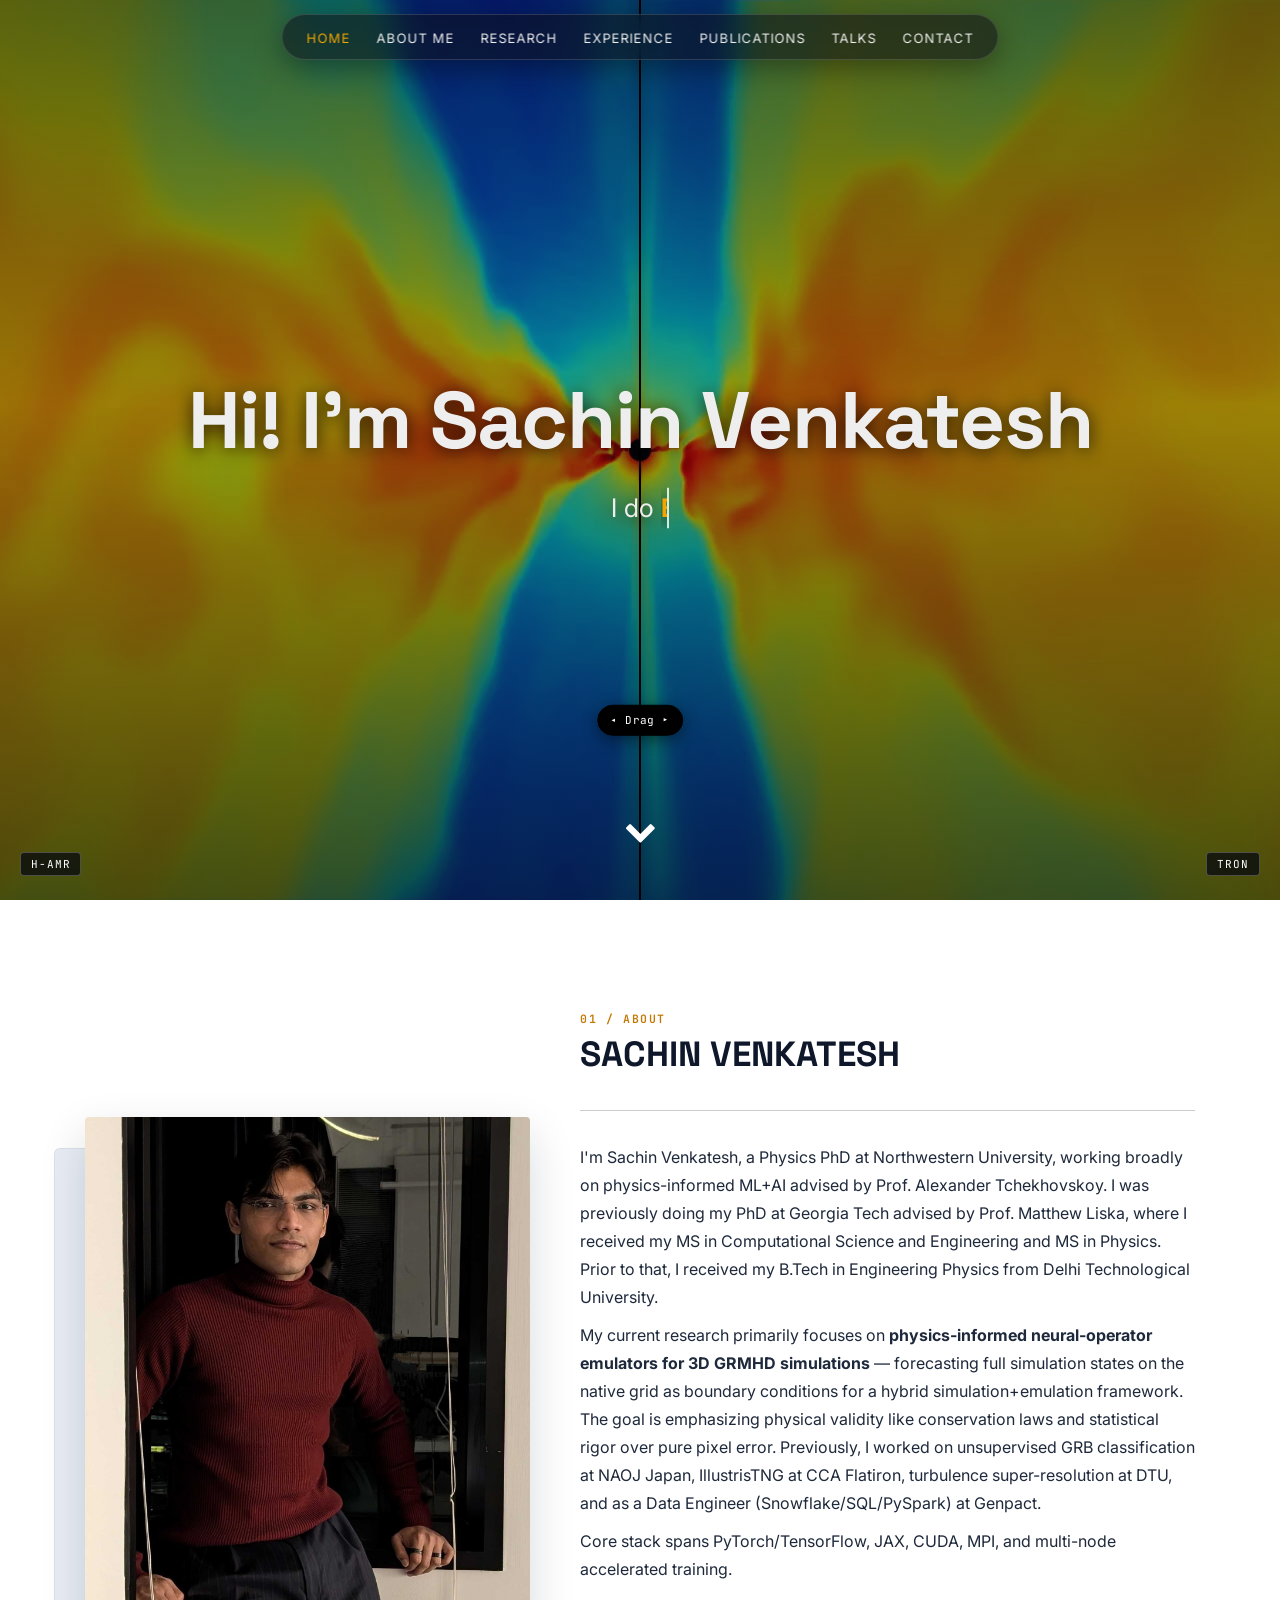
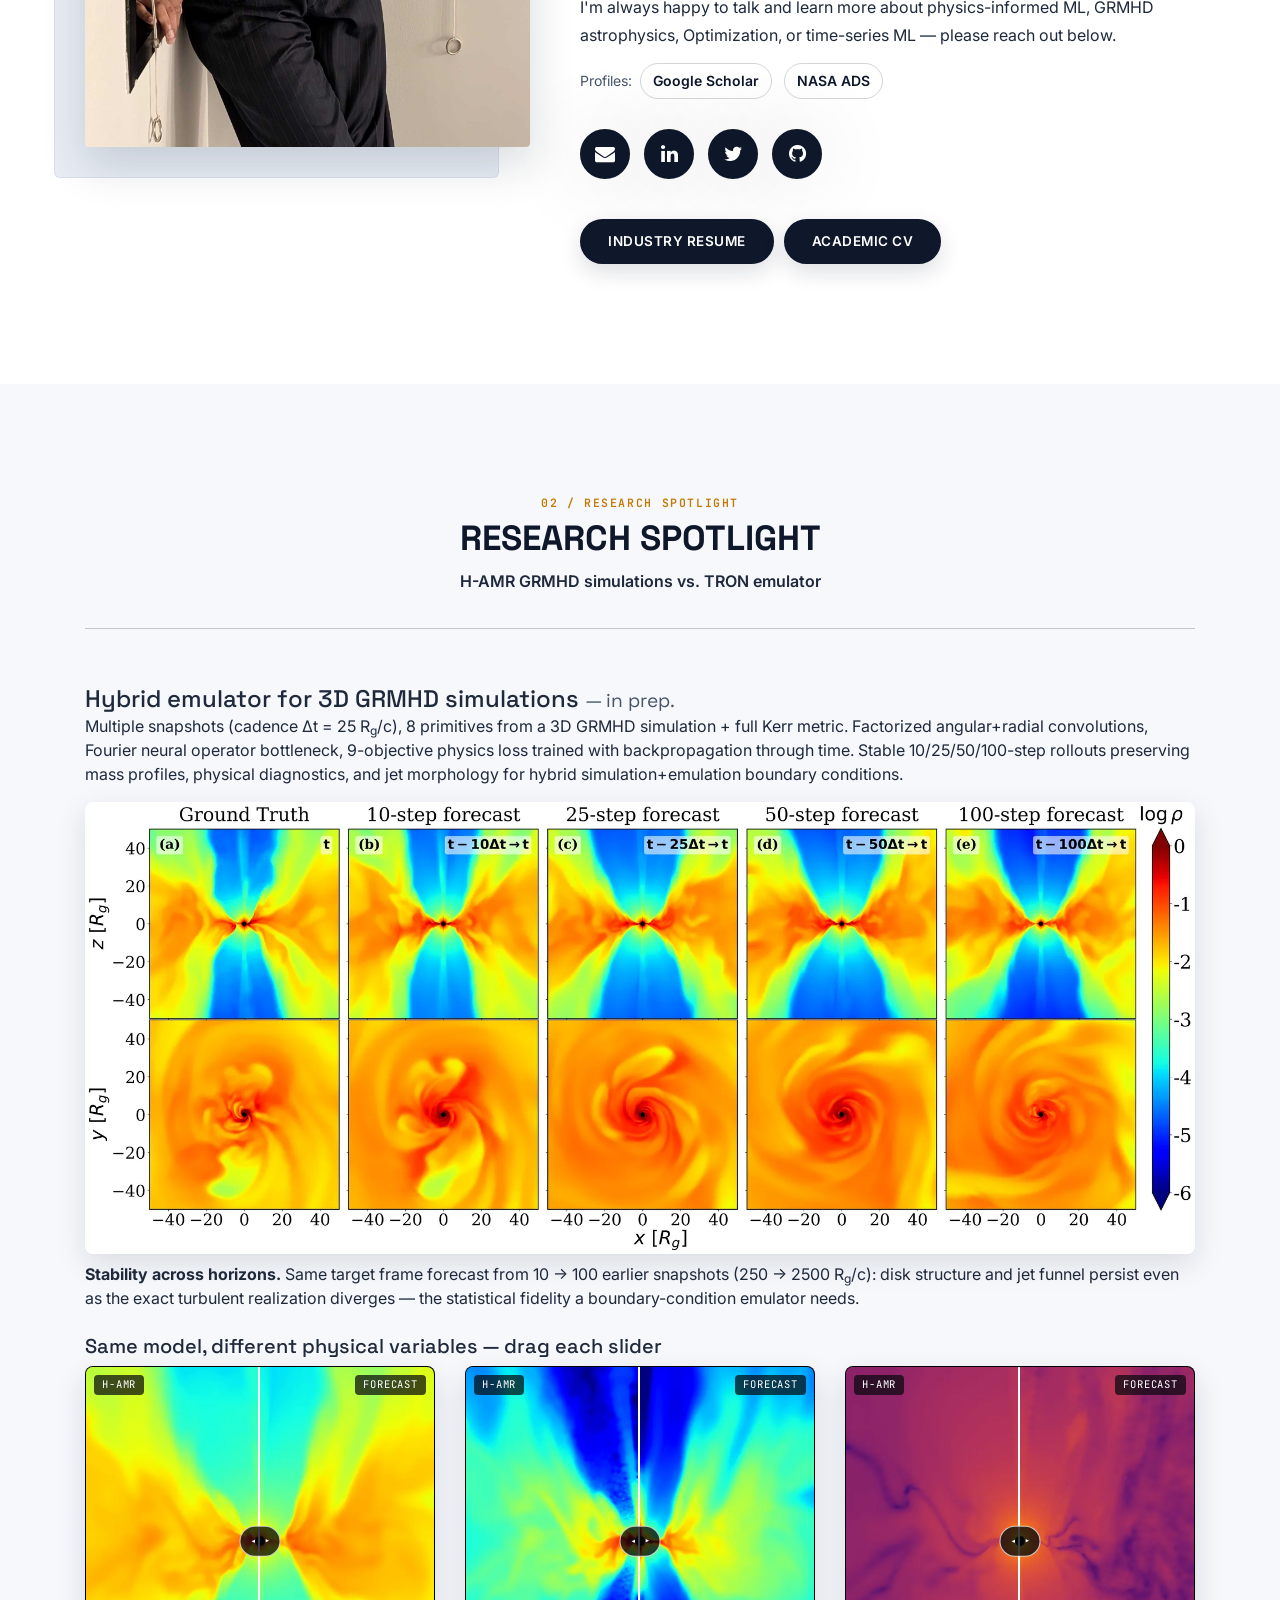
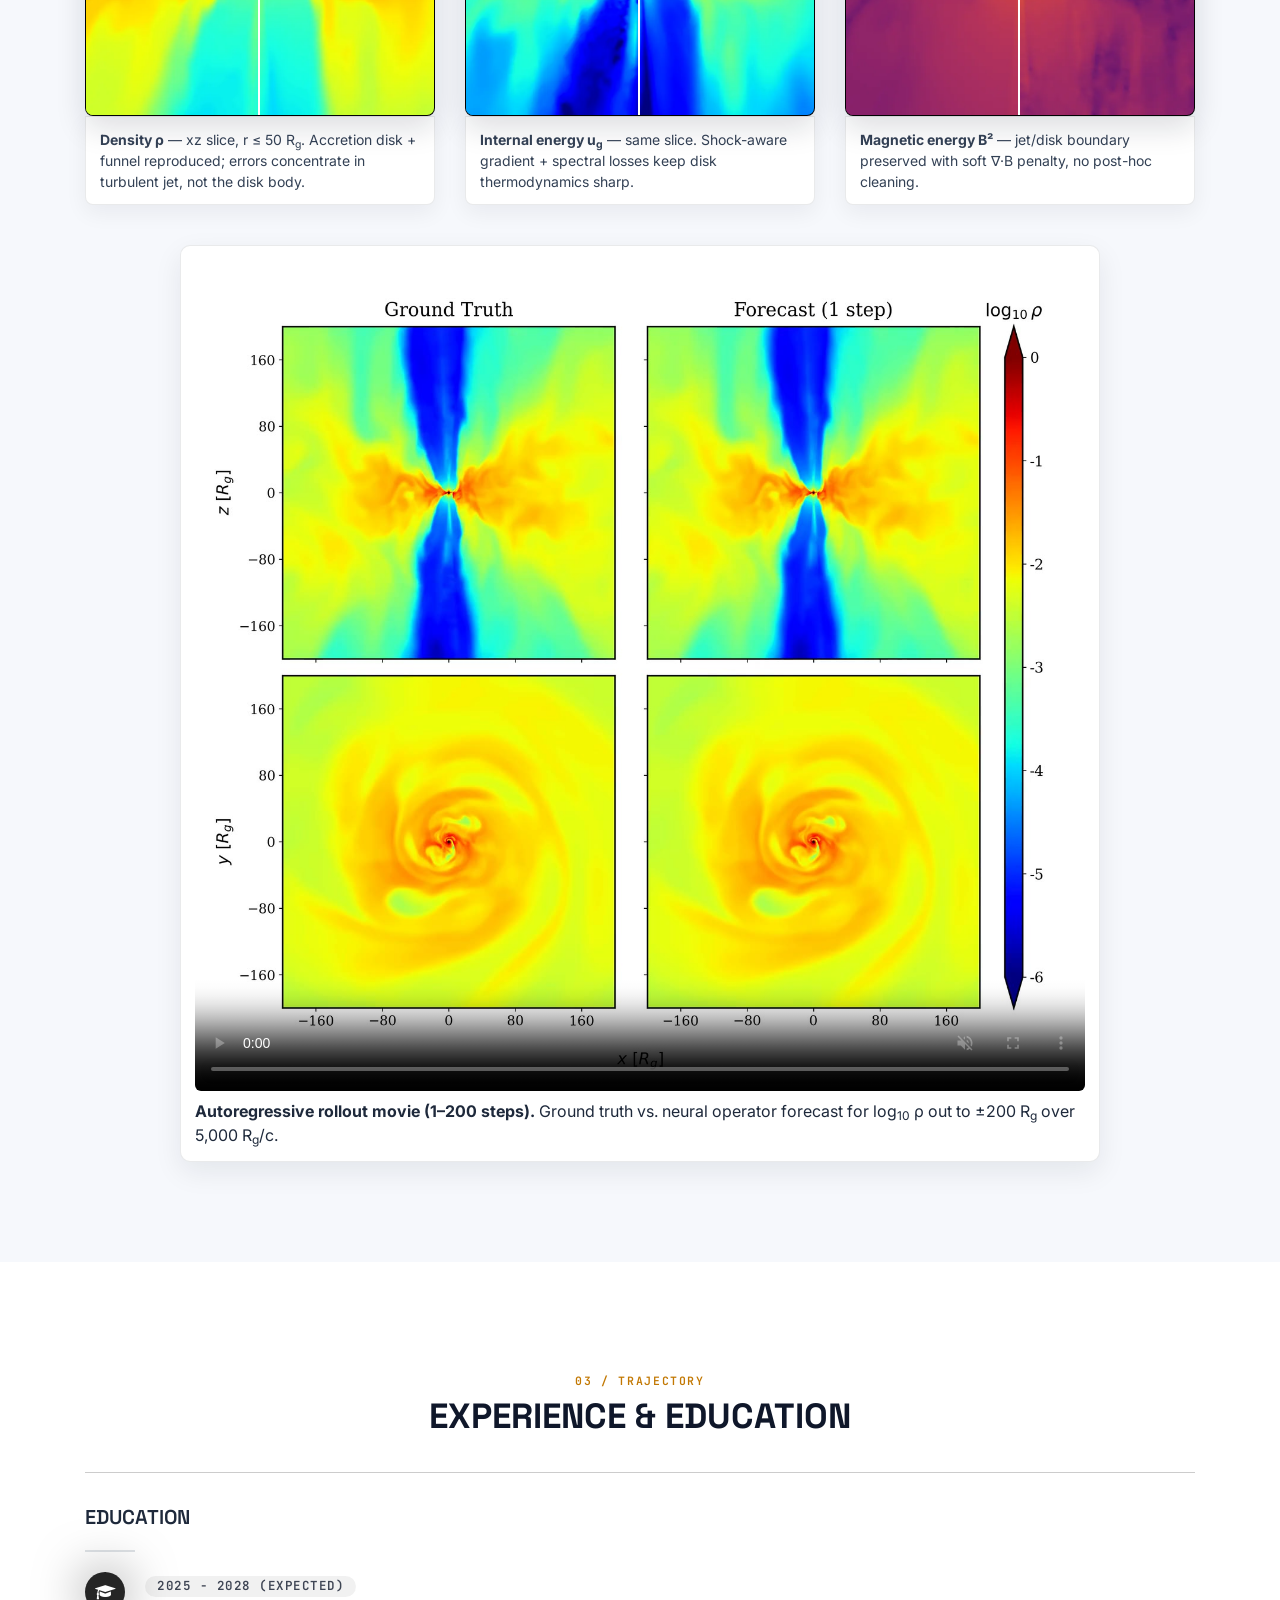
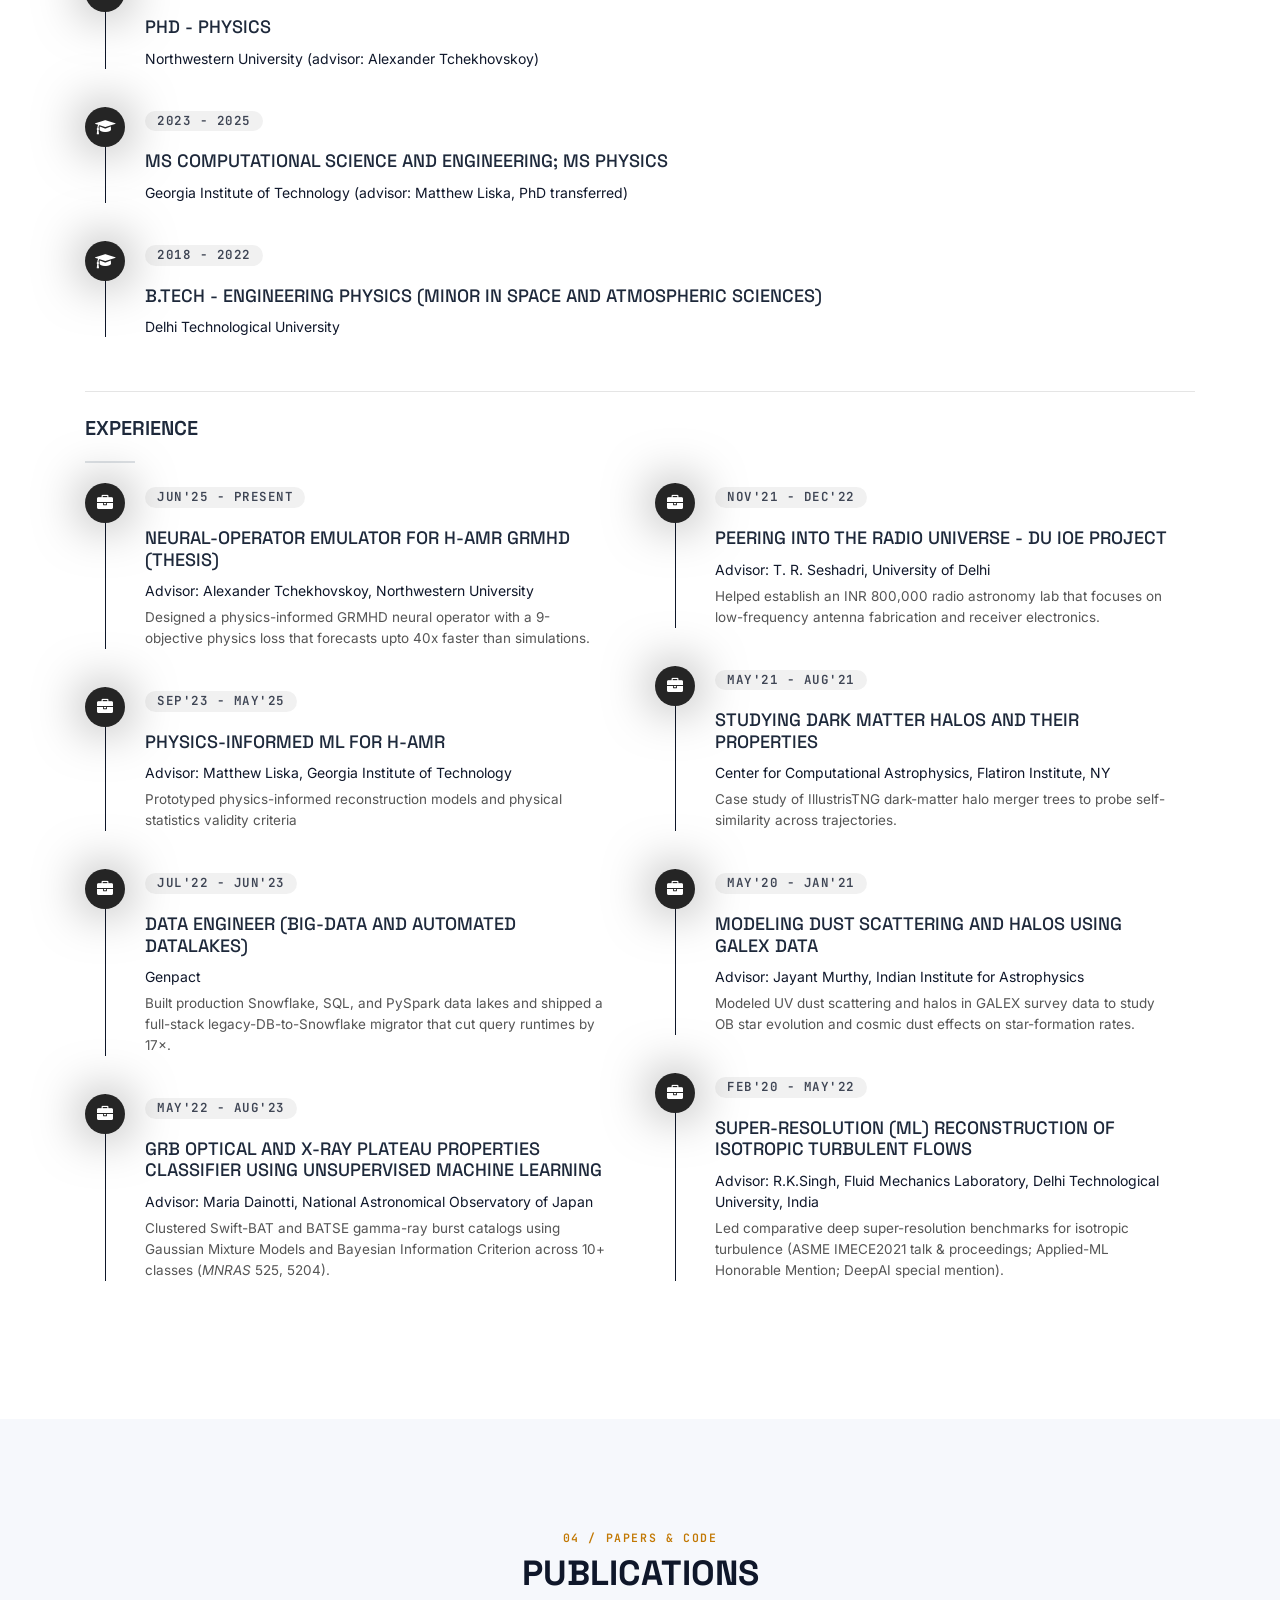
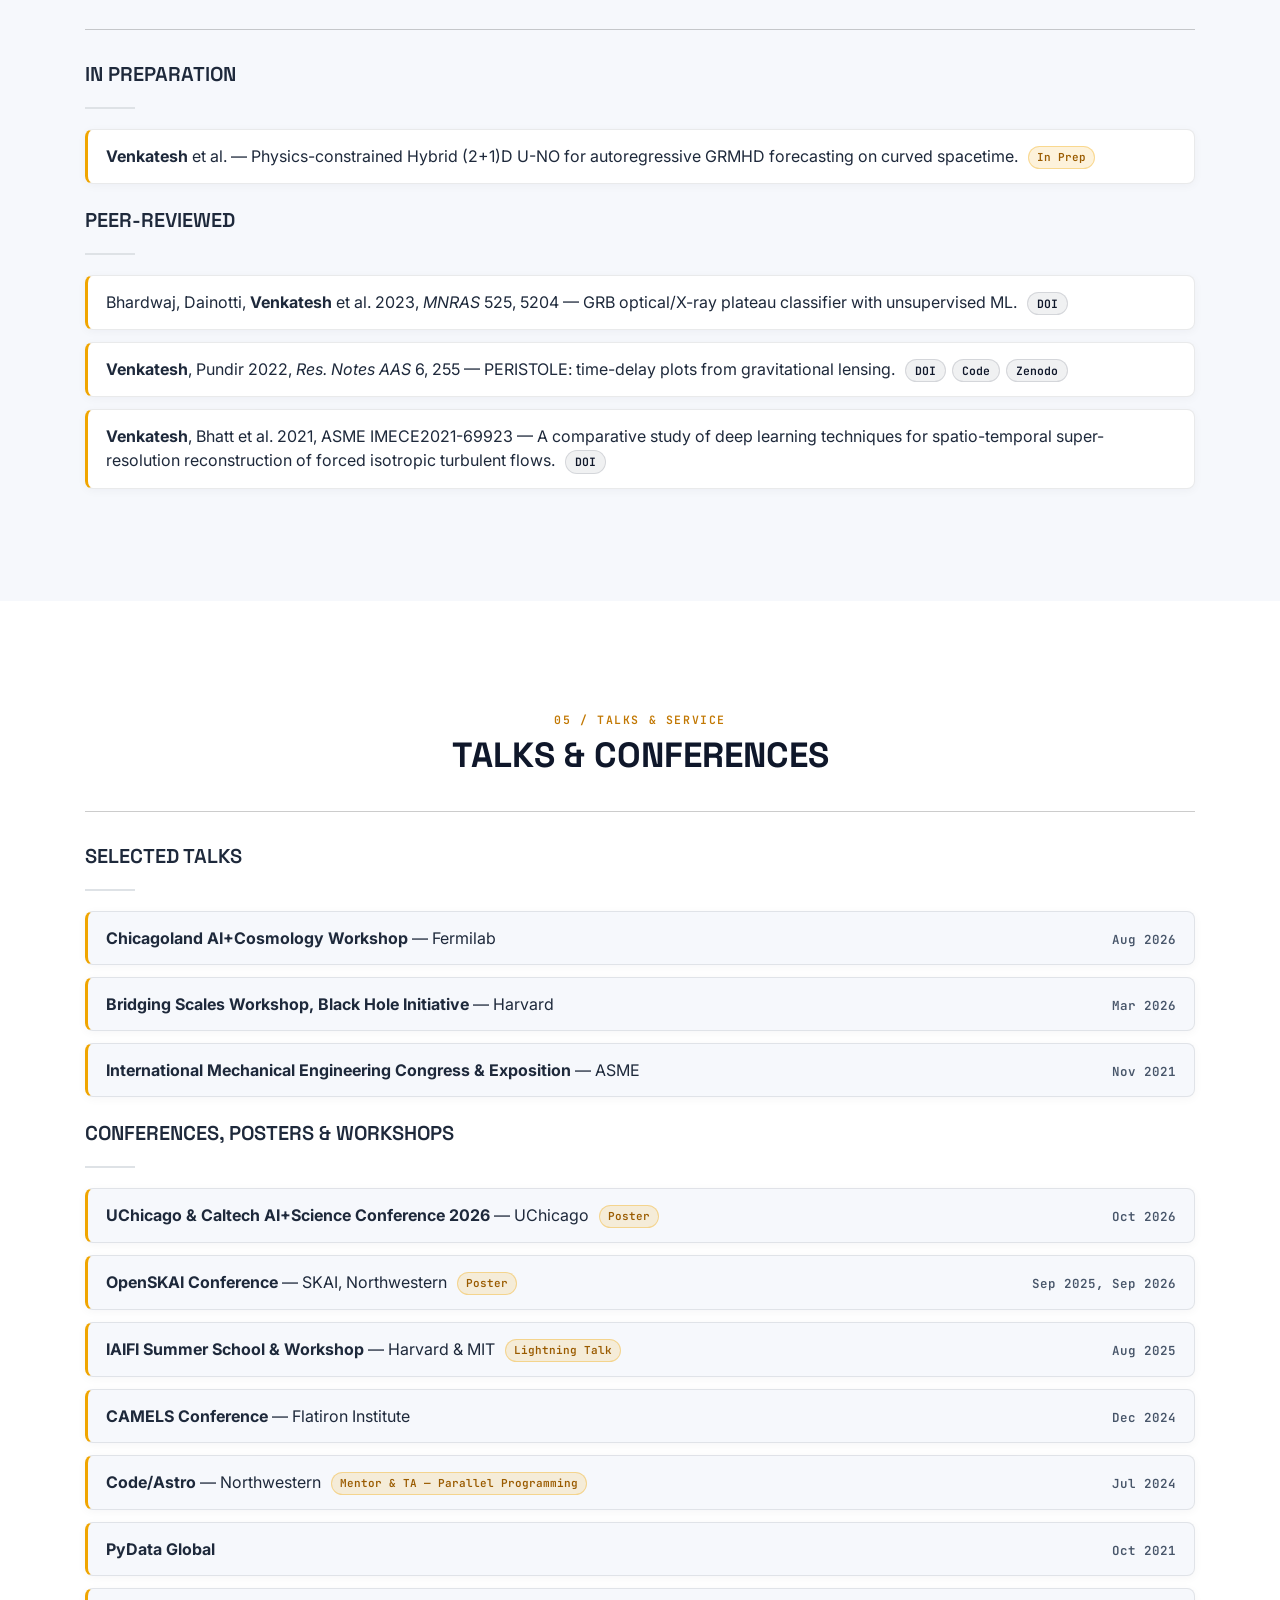
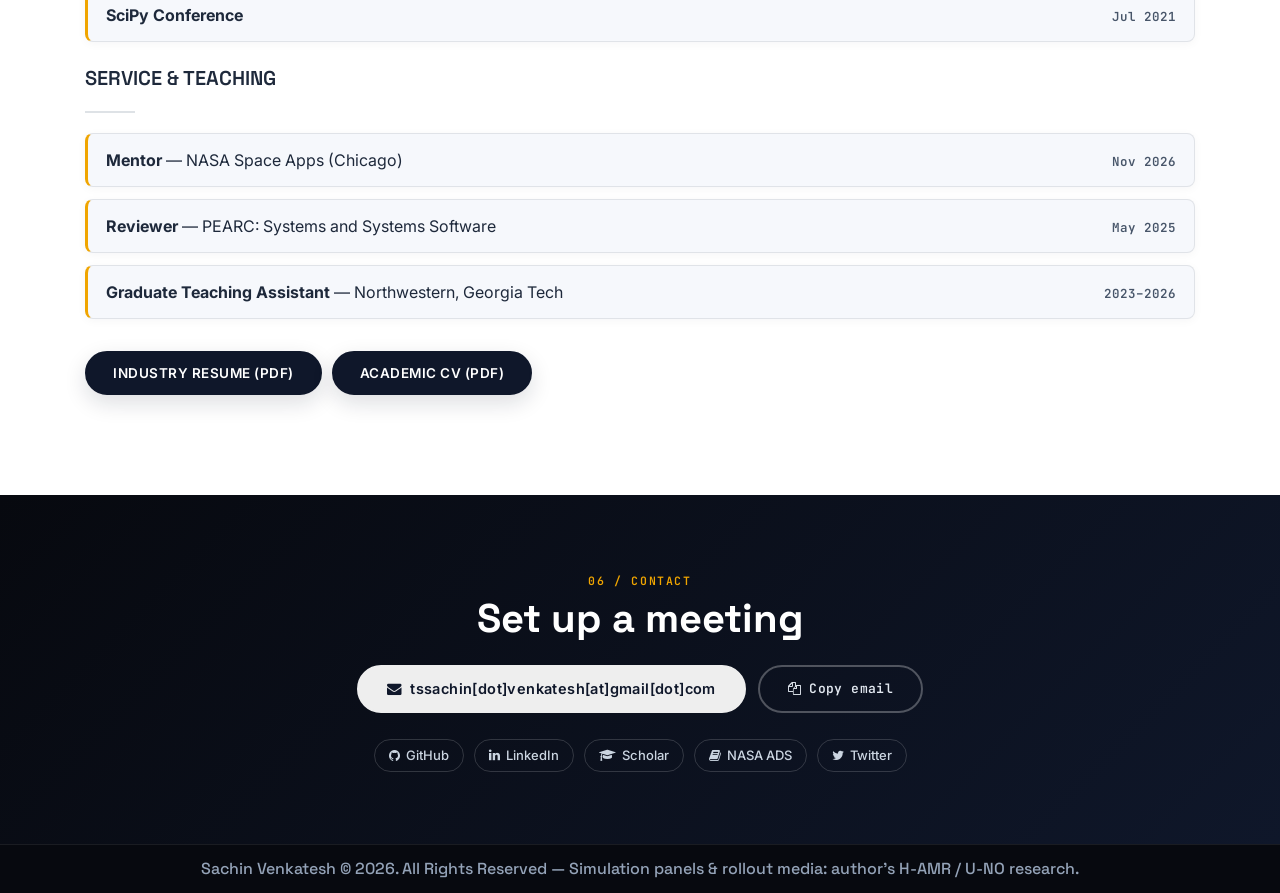
<file: index.html>
<!DOCTYPE html>
<html>

<head>
    <title>Sachin Venkatesh — Physics PhD, AI for Black-Hole Simulations</title>
    <meta charset="UTF-8">
    <meta name="description" content="Sachin Venkatesh, Physics PhD at Northwestern working on physics-constrained neural operators for H-AMR GRMHD black-hole simulations. AI for science, HPC, time-domain astrophysics.">
    <meta name="keywords" content="Sachin Venkatesh, GRMHD, H-AMR, neural operators, AI for science, black holes, Northwestern physics">
    <meta name="viewport" content="width=device-width, initial-scale=1">

    <!-- Latest compiled and minified CSS -->
    <link rel="stylesheet" href="https://maxcdn.bootstrapcdn.com/bootstrap/4.3.1/css/bootstrap.min.css">

    <!--font-awasome-->
    <link rel="stylesheet" href="https://use.fontawesome.com/releases/v5.2.0/css/all.css">
    <link rel="stylesheet" href="https://cdnjs.cloudflare.com/ajax/libs/font-awesome/4.2.0/css/font-awesome.min.css">


    <!--custom css-->
    <link rel="preconnect" href="https://fonts.googleapis.com">
    <link rel="preconnect" href="https://fonts.gstatic.com" crossorigin>
    <link href="https://fonts.googleapis.com/css2?family=Inter:wght@400;500;600;700&family=JetBrains+Mono:wght@500;600;700&family=Space+Grotesk:wght@600;700&display=swap" rel="stylesheet">
    <link href="css/style.css" rel="stylesheet" type="text/css">
    <link rel="preload" as="image" href="images/hero_poster_wipe.jpg">

    <!-- jQuery library -->
    <script src="https://ajax.googleapis.com/ajax/libs/jquery/3.4.1/jquery.min.js"></script>

    <!-- Popper JS -->
    <script src="https://cdnjs.cloudflare.com/ajax/libs/popper.js/1.14.7/umd/popper.min.js"></script>

    <!-- Latest compiled JavaScript -->
    <script src="https://maxcdn.bootstrapcdn.com/bootstrap/4.3.1/js/bootstrap.min.js"></script>

    <!--headline js-->
    <script src="js/animated-headline.js"></script>

    <script>
        $(document).ready(function() {
            $(".site-nav-icon").click(function() {
                $(".mob-menu ul").toggle("fast");
            });
            $(".mob-dropmenu a").click(function() {
                $(".mob-menu ul").slideUp("fast");
            });
        });
    </script>

</head>





<body>


    <!--Home Section Start-->
    <section id="home" class="banner">
        <div class="hero-wipe" id="hero-wipe" style="--pos: 50%;">
            <video id="hero-wipe-video" autoplay loop muted playsinline preload="auto" poster="images/hero_poster_wipe.jpg" aria-hidden="true">
                <source src="images/hero_xz_wipe.mp4" type="video/mp4">
            </video>
            <canvas id="hero-wipe-canvas" width="800" height="800"></canvas>
            <div class="hero-wipe-divider" aria-hidden="true">
                <span class="hero-wipe-grip">◂ Drag ▸</span>
            </div>
            <span class="hero-tag left">H-AMR</span>
            <span class="hero-tag right">TRON</span>
            <input type="range" min="0" max="100" value="50" aria-label="Compare H-AMR ground truth video vs neural operator forecast video">
        </div>
        <!-- <ul class="circles">
            <li></li>
            <li></li>
            <li></li>
            <li></li>
            <li></li>
            <li></li>
            <li></li>
            <li></li>
            <li></li>
            <li></li>
        </ul> -->


        <div class="container">
            <!--start mobile header-->
                <a class="site-nav-icon" aria-label="Toggle navigation"> <i class="fa fa-bars" aria-hidden="true"></i> </a>
                <div class="mob-menu">
                    <ul class="mob-dropmenu">
                        <li><a href="#">Home</a></li>
                        <li><a href="#about-me">About Me</a></li>
                        <li><a href="#research">Research</a></li>
                        <li><a href="#experience">Experience</a></li>
                        <li><a href="#publications">Publications</a></li>
                        <li><a href="#talks">Talks</a></li>
                        <li><a href="#contact">Contact</a></li>
                    </ul>
                </div>
            <!-- end mobile header -->
            <div class="header-menu">
                <div class="row">
                    <div class="col-md-12">
                        <div class="head-link">
                            <a href="#">Home</a>
                            <a href="#about-me">About Me</a>
                            <a href="#research">Research</a>
                            <a href="#experience">Experience</a>
                            <a href="#publications">Publications</a>
                            <a href="#talks">Talks</a>
                            <a href="#contact">Contact</a>
                        </div>
                    </div>
                </div>
            </div>
            <!--Banner Content-->
            <div class="banner-caption">
                <h1>Hi! I'm Sachin Venkatesh</h1>
                <p class="cd-headline clip mt-30">
                    <!-- <span>Lorem Ipsum is simply dummy text of the.</span><br> -->
                    <span class="blc">I do</span>
                    <span class="cd-words-wrapper">
                        <b class="is-visible">Black-Hole Simulations</b>
                        <b>Neural Operators</b>
                        <b>Time-Domain Astrophysics</b>
                        <b>High-Performance Computing</b>
                        <b>AI Safety</b>
                    </span>
                </p>
            </div>
            <div class="arrow bounce">
                <a class="fa fa-chevron-down fa-2x" href="#about-me" data-scroll-nav="1"></a>
            </div>
        </div>

    </section>
    <!--Home Section End-->









    <!--About Section Start-->
    <section class="about" id="about-me">
        <div class="container">
            <div class="row align-items-center">
                <div class="col-lg-5 col-md-6">
                    <!--About Image-->
                    <div class="about-img">
                        <img src="images/sachin_red.jpg" alt="Sachin Venkatesh">
                    </div>
                </div>
                <div class="col-lg-7 col-md-6">
                    <!--About Content-->
                    <div class="about-content">

                        <div class="name">
                            <span class="eyebrow">01 / About</span>
                            <h3>Sachin Venkatesh</h3>
                        </div>
                        <div class="text">
                            <p>I'm Sachin Venkatesh, a Physics PhD at Northwestern University, working broadly on physics-informed ML+AI advised by Prof. Alexander Tchekhovskoy. I was previously doing my PhD at Georgia Tech advised by Prof. Matthew Liska, where I received my MS in Computational Science and Engineering and MS in Physics. Prior to that, I received my B.Tech in Engineering Physics from Delhi Technological University.</p>
                            <p>My current research primarily focuses on <b>physics-informed neural-operator emulators for 3D GRMHD simulations</b> — forecasting full simulation states on the native grid as boundary conditions for a hybrid simulation+emulation framework. The goal is emphasizing physical validity like conservation laws and statistical rigor over pure pixel error. Previously, I worked on unsupervised GRB classification at NAOJ Japan, IllustrisTNG at CCA Flatiron, turbulence super-resolution at DTU, and as a Data Engineer (Snowflake/SQL/PySpark) at Genpact.
                            </p>
                            <p>
                                Core stack spans PyTorch/TensorFlow, JAX, CUDA, MPI, and multi-node accelerated training.
                            </p>
                            <p>
                                I'm always happy to talk and learn more about physics-informed ML, GRMHD astrophysics, Optimization, or time-series ML — please reach out below.
                            </p>
                            <p class="academic-links">
                                Profiles:
                                <a target="_blank" rel="noopener noreferrer" href="https://scholar.google.com/citations?user=sXThXtUAAAAJ&hl=en">Google Scholar</a>
                                <a target="_blank" rel="noopener noreferrer" href="https://ui.adsabs.harvard.edu/search/q=author%3A%22Sachin%20Venkatesh%2C%20T.%20S.%22&sort=date%20desc%2C%20bibcode%20desc&p_=0">NASA ADS</a>
                            </p>
                        </div>

                        <!--About Social Icons-->
                        <div class="social-icons">
                            <a target="_blank" rel="noopener noreferrer" href="mailto:tssachin.venkatesh@gmail.com" aria-label="Email"><i class="fa fa-envelope"></i></a>
                            <a target="_blank" rel="noopener noreferrer" href="https://www.linkedin.com/in/sachin-venkatesh/" aria-label="LinkedIn"><i class="fa fa-linkedin"></i></a>
                            <a target="_blank" rel="noopener noreferrer" href="https://twitter.com/centarsirius" aria-label="Twitter"><i class="fa fa-twitter"></i></a>
                            <a target="_blank" rel="noopener noreferrer" href="https://github.com/centarsirius" aria-label="GitHub"><i class="fa fa-github"></i></a>
                        </div>
                        <span class="about-button">
                            <a class="main-btn" href="cv/sachin_resume_industry.pdf" target="_blank">Industry Resume</a>
                            <a class="main-btn" href="cv/Sachin_cv_academic.pdf" target="_blank">Academic CV</a>
                        </span>
                    </div>
                </div>
            </div>
        </div>
    </section>
    <!--About Section End-->

    <!--Research Spotlight Start-->
    <section class="research" id="research">
        <div class="container">
            <div class="row">
                <div class="col-12 text-center">
                    <div class="name">
                        <span class="eyebrow">02 / Research Spotlight</span>
                        <h3>Research spotlight</h3>
                        <span>H-AMR GRMHD simulations vs. TRON emulator</span>
                    </div>
                </div>
            </div>
            <div class="row mt-4 reveal">
                <div class="col-12">
                    <h4>Hybrid emulator for 3D GRMHD simulations <small style="font-weight:400;">— in prep.</small></h4>
                    <p>Multiple snapshots (cadence Δt = 25 R<sub>g</sub>/c), 8 primitives from a 3D GRMHD simulation + full Kerr metric. Factorized angular+radial convolutions, Fourier neural operator bottleneck, 9-objective physics loss trained with backpropagation through time. Stable 10/25/50/100-step rollouts preserving mass profiles, physical diagnostics, and jet morphology for hybrid simulation+emulation boundary conditions.</p>
                </div>
            </div>
            <div class="row mt-3 reveal">
                <div class="col-12 mb-2">
                    <a href="images/density_multi_forecast.png" target="_blank" title="Open full-resolution figure">
                        <picture>
                            <source srcset="images/research/multi_forecast_2000.webp" media="(min-width: 768px)" type="image/webp">
                            <source srcset="images/research/multi_forecast_1200.webp" type="image/webp">
                            <source srcset="images/research/multi_forecast_2000.jpg" media="(min-width: 768px)">
                            <img src="images/research/multi_forecast_1200.jpg" alt="Ground truth vs 10/25/50/100-step density forecasts in xz and xy planes" loading="lazy" style="width:100%;height:auto;border-radius:8px;box-shadow:0 10px 30px rgba(15,23,42,.12);">
                        </picture>
                    </a>
                    <p class="mt-2"><b>Stability across horizons.</b> Same target frame forecast from 10 → 100 earlier snapshots (250 → 2500 R<sub>g</sub>/c): disk structure and jet funnel persist even as the exact turbulent realization diverges — the statistical fidelity a boundary-condition emulator needs.</p>
                </div>
            </div>
            <div class="row mt-3 reveal">
                <div class="col-12 mb-2"><h5>Same model, different physical variables — drag each slider</h5></div>
                <div class="col-md-4 mb-4">
                    <div class="compare" data-compare>
                        <picture>
                            <source srcset="images/research/rho_forecast_800.webp" type="image/webp">
                            <img src="images/research/rho_forecast_800.jpg" alt="Neural operator density forecast" loading="lazy">
                        </picture>
                        <div class="cmp-top">
                            <picture>
                                <source srcset="images/research/rho_input_800.webp" type="image/webp">
                                <img src="images/research/rho_input_800.jpg" alt="H-AMR density ground truth" loading="lazy">
                            </picture>
                        </div>
                        <span class="cmp-tag left">H-AMR</span><span class="cmp-tag right">Forecast</span>
                        <div class="cmp-grip">◂ ▸</div>
                        <input type="range" min="0" max="100" value="50" aria-label="Compare density ground truth vs forecast">
                    </div>
                    <p class="mt-2"><b>Density ρ</b> — xz slice, r ≤ 50 R<sub>g</sub>. Accretion disk + funnel reproduced; errors concentrate in turbulent jet, not the disk body.</p>
                </div>
                <div class="col-md-4 mb-4">
                    <div class="compare" data-compare>
                        <picture>
                            <source srcset="images/research/ug_forecast_800.webp" type="image/webp">
                            <img src="images/research/ug_forecast_800.jpg" alt="Neural operator internal energy forecast" loading="lazy">
                        </picture>
                        <div class="cmp-top">
                            <picture>
                                <source srcset="images/research/ug_input_800.webp" type="image/webp">
                                <img src="images/research/ug_input_800.jpg" alt="H-AMR internal energy ground truth" loading="lazy">
                            </picture>
                        </div>
                        <span class="cmp-tag left">H-AMR</span><span class="cmp-tag right">Forecast</span>
                        <div class="cmp-grip">◂ ▸</div>
                        <input type="range" min="0" max="100" value="50" aria-label="Compare internal energy ground truth vs forecast">
                    </div>
                    <p class="mt-2"><b>Internal energy u<sub>g</sub></b> — same slice. Shock-aware gradient + spectral losses keep disk thermodynamics sharp.</p>
                </div>
                <div class="col-md-4 mb-4">
                    <div class="compare" data-compare>
                        <picture>
                            <source srcset="images/research/bsq_forecast_800.webp" type="image/webp">
                            <img src="images/research/bsq_forecast_800.jpg" alt="Neural operator magnetic energy forecast" loading="lazy">
                        </picture>
                        <div class="cmp-top">
                            <picture>
                                <source srcset="images/research/bsq_input_800.webp" type="image/webp">
                                <img src="images/research/bsq_input_800.jpg" alt="H-AMR magnetic energy ground truth" loading="lazy">
                            </picture>
                        </div>
                        <span class="cmp-tag left">H-AMR</span><span class="cmp-tag right">Forecast</span>
                        <div class="cmp-grip">◂ ▸</div>
                        <input type="range" min="0" max="100" value="50" aria-label="Compare magnetic energy ground truth vs forecast">
                    </div>
                    <p class="mt-2"><b>Magnetic energy B²</b> — jet/disk boundary preserved with soft ∇·B penalty, no post-hoc cleaning.</p>
                </div>
            </div>
            <div class="row mt-3 reveal">
                <div class="col-lg-10 mx-auto">
                    <div class="research-video-card">
                        <video controls autoplay loop muted playsinline preload="metadata" poster="images/hero_poster_turb.jpg">
                            <source src="images/uno_turb.mp4" type="video/mp4">
                            Your browser does not support the video tag.
                        </video>
                        <p class="mt-2 mb-0"><b>Autoregressive rollout movie (1–200 steps).</b> Ground truth vs. neural operator forecast for log<sub>10</sub> ρ out to ±200 R<sub>g</sub> over 5,000 R<sub>g</sub>/c.</p>
                    </div>
                </div>
            </div>
        </div>
    </section>
    <!--Research Spotlight End-->










    <!---------------START My Resume---------------->
    <section class="resume" id="experience">
        <div class="container">
            <div class="row">
                <div class="col-12 text-center">
                    <div class="name">
                        <span class="eyebrow">03 / Trajectory</span>
                        <h3>Experience &amp; Education</h3>
                    </div>
                </div>
                <div class="col-lg-12">
                    <div class="resume-box">
                        <h2>EDUCATION</h2>
                        <span class="border"></span>
                        <ul>
                             <li>
                                <div class="icon">
                                    <i class="fa fa-graduation-cap"></i>
                                </div>
                                <span class="time open-sans-font text-uppercase">2025 - 2028 (expected)</span>
                                <h5 class="poppins-font text-uppercase">PhD - Physics
                                    <!-- <span class="place open-sans-font">Videohive</span> -->
                                </h5>
                                <p class="open-sans-font"> Northwestern University (advisor: Alexander Tchekhovskoy)
                                </p>    
                             </li>
                             <li>
                                <div class="icon">
                                    <i class="fa fa-graduation-cap"></i>
                                </div>
                                <span class="time open-sans-font text-uppercase">2023 - 2025</span>
                                <h5 class="poppins-font text-uppercase">MS Computational Science and Engineering; MS Physics 
                                </h5>
                                <p class="open-sans-font"> Georgia Institute of Technology (advisor: Matthew Liska, PhD transferred)
                                </p>
                             </li>
                             <li>                                 
                                <div class="icon">
                                    <i class="fa fa-graduation-cap"></i>
                                </div>
                                <span class="time open-sans-font text-uppercase">2018 - 2022</span>
                                <h5 class="poppins-font text-uppercase">B.Tech - Engineering Physics (Minor in Space and Atmospheric Sciences)
                                    <!-- <span class="place open-sans-font">Videohive</span> -->
                                </h5>
                                <p class="open-sans-font"> Delhi Technological University
                                </p>
                            </li>
                        </ul>
                    </div>
                </div>

                <div class="col-lg-12">
                    <hr>
                    <div class="resume-box mt-4">
                        <h2>EXPERIENCE</h2>
                        <span class="border"></span>
                        <div class="row">
                            <div class="col-md-6">
                                <ul>
                                    <li>
                                        <div class="icon">
                                            <i class="fa fa-briefcase"></i>
                                        </div>
                                        <span class="time open-sans-font text-uppercase">Jun'25 - Present</span>
                                        <h5 class="poppins-font text-uppercase">Neural-operator emulator for H-AMR GRMHD (thesis)</h5>
                                        <p class="open-sans-font">Advisor: Alexander Tchekhovskoy, Northwestern University</p>
                                        <p class="open-sans-font exp-impact">Designed a physics-informed GRMHD neural operator with a 9-objective physics loss that forecasts upto 40x faster than simulations.</p>
                                    </li>
                                    <li>
                                        <div class="icon">
                                            <i class="fa fa-briefcase"></i>
                                        </div>
                                        <span class="time open-sans-font text-uppercase">Sep'23 - May'25</span>
                                        <h5 class="poppins-font text-uppercase">Physics-informed ML for H-AMR</h5>
                                        <p class="open-sans-font">Advisor: Matthew Liska, Georgia Institute of Technology</p>
                                        <p class="open-sans-font exp-impact">Prototyped physics-informed reconstruction models and physical statistics validity criteria</p>
                                    </li>
                                    <li>
                                        <div class="icon">
                                            <i class="fa fa-briefcase"></i>
                                        </div>
                                        <span class="time open-sans-font text-uppercase">Jul'22 - Jun'23</span>
                                        <h5 class="poppins-font text-uppercase">Data Engineer (big-data and automated datalakes)</h5>
                                        <p class="open-sans-font">Genpact</p>
                                        <p class="open-sans-font exp-impact">Built production Snowflake, SQL, and PySpark data lakes and shipped a full-stack legacy-DB-to-Snowflake migrator that cut query runtimes by 17×.</p>
                                    </li>
                                    <li>
                                        <div class="icon">
                                            <i class="fa fa-briefcase"></i>
                                        </div>
                                        <span class="time open-sans-font text-uppercase">May'22 - Aug'23</span>
                                        <h5 class="poppins-font text-uppercase">GRB Optical and X-ray Plateau Properties Classifier Using Unsupervised Machine Learning</h5>
                                        <p class="open-sans-font">Advisor: Maria Dainotti, National Astronomical Observatory of Japan</p>
                                        <p class="open-sans-font exp-impact">Clustered Swift-BAT and BATSE gamma-ray burst catalogs using Gaussian Mixture Models and Bayesian Information Criterion across 10+ classes (<i>MNRAS</i> 525, 5204).</p>
                                    </li>
                                </ul>
                            </div>
                            <div class="col-md-6">
                                <ul>
                                    <li>
                                        <div class="icon">
                                            <i class="fa fa-briefcase"></i>
                                        </div>
                                        <span class="time open-sans-font text-uppercase">Nov'21 - Dec'22</span>
                                        <h5 class="poppins-font text-uppercase">Peering into the Radio Universe - DU IoE project</h5>
                                        <p class="open-sans-font">Advisor: T. R. Seshadri, University of Delhi</p>
                                        <p class="open-sans-font exp-impact">Helped establish an INR 800,000 radio astronomy lab that focuses on low-frequency antenna fabrication and receiver electronics.</p>
                                    </li>
                                    <li>
                                        <div class="icon">
                                            <i class="fa fa-briefcase"></i>
                                        </div>
                                        <span class="time open-sans-font text-uppercase">May'21 - Aug'21</span>
                                        <h5 class="poppins-font text-uppercase">Studying dark matter halos and their properties</h5>
                                        <p class="open-sans-font">Center for Computational Astrophysics, Flatiron Institute, NY</p>
                                        <p class="open-sans-font exp-impact">Case study of IllustrisTNG dark-matter halo merger trees to probe self-similarity across trajectories.</p>
                                    </li>
                                    <li>
                                        <div class="icon">
                                            <i class="fa fa-briefcase"></i>
                                        </div>
                                        <span class="time open-sans-font text-uppercase">May'20 - Jan'21</span>
                                        <h5 class="poppins-font text-uppercase">Modeling dust scattering and halos using GALEX data</h5>
                                        <p class="open-sans-font">Advisor: Jayant Murthy, Indian Institute for Astrophysics</p>
                                        <p class="open-sans-font exp-impact">Modeled UV dust scattering and halos in GALEX survey data to study OB star evolution and cosmic dust effects on star-formation rates.</p>
                                    </li>
                                    <li>
                                        <div class="icon">
                                            <i class="fa fa-briefcase"></i>
                                        </div>
                                        <span class="time open-sans-font text-uppercase">Feb'20 - May'22</span>
                                        <h5 class="poppins-font text-uppercase">Super-resolution (ML) reconstruction of Isotropic turbulent flows</h5>
                                        <p class="open-sans-font">Advisor: R.K.Singh, Fluid Mechanics Laboratory, Delhi Technological University, India</p>
                                        <p class="open-sans-font exp-impact">Led comparative deep super-resolution benchmarks for isotropic turbulence (ASME IMECE2021 talk &amp; proceedings; Applied-ML Honorable Mention; DeepAI special mention).</p>
                                    </li>
                                </ul>
                            </div>
                        </div>


                    </div>
                </div>
            </div>
        </div>
    </section>
    <!---------------END My Resume---------------->

    <!---------------START Publications---------------->
    <section class="resume" id="publications">
        <div class="container">
            <div class="row">
                <div class="col-12 text-center">
                    <div class="name">
                        <span class="eyebrow">04 / Papers &amp; Code</span>
                        <h3>Publications</h3>
                    </div>
                </div>
                <div class="col-lg-12 reveal">
                    <div class="resume-box">
                        <h2>IN PREPARATION</h2>
                        <span class="border"></span>
                        <ul>
                            <li><b>Venkatesh</b> et al. — Physics-constrained Hybrid (2+1)D U-NO for autoregressive GRMHD forecasting on curved spacetime. <span class="talk-tag">In Prep</span></li>
                        </ul>
                    </div>
                    <div class="resume-box mt-4">
                        <h2>PEER-REVIEWED</h2>
                        <span class="border"></span>
                        <ul>
                            <li>Bhardwaj, Dainotti, <b>Venkatesh</b> et al. 2023, <i>MNRAS</i> 525, 5204 — GRB optical/X-ray plateau classifier with unsupervised ML. <span class="pub-links"><a class="pub-link" href="https://doi.org/10.1093/mnras/stad2593" target="_blank" rel="noopener noreferrer">DOI</a></span></li>
                            <li><b>Venkatesh</b>, Pundir 2022, <i>Res. Notes AAS</i> 6, 255 — PERISTOLE: time-delay plots from gravitational lensing. <span class="pub-links"><a class="pub-link" href="https://iopscience.iop.org/article/10.3847/2515-5172/aca6ec" target="_blank" rel="noopener noreferrer">DOI</a><a class="pub-link" href="https://github.com/centarsirius/peristole" target="_blank" rel="noopener noreferrer">Code</a><a class="pub-link" href="https://doi.org/10.5281/zenodo.6744000" target="_blank" rel="noopener noreferrer">Zenodo</a></span></li>
                            <li><b>Venkatesh</b>, Bhatt et al. 2021, ASME IMECE2021-69923 — A comparative study of deep learning techniques for spatio-temporal super-resolution reconstruction of forced isotropic turbulent flows. <span class="pub-links"><a class="pub-link" href="https://doi.org/10.1115/IMECE2021-69923" target="_blank" rel="noopener noreferrer">DOI</a></span></li>
                        </ul>
                    </div>
                </div>
            </div>
        </div>
    </section>
    <!---------------END Publications---------------->

    <!---------------START Talks & Workshops---------------->
    <section class="resume" id="talks">
        <div class="container">
            <div class="row">
                <div class="col-12 text-center">
                    <div class="name">
                        <span class="eyebrow">05 / Talks &amp; Service</span>
                        <h3>Talks &amp; Conferences</h3>
                    </div>
                </div>
                <div class="col-lg-12 reveal">
                    <div class="resume-box">
                        <h2>SELECTED TALKS</h2>
                        <span class="border"></span>
                        <ul>
                            <li><div class="talk-item"><span><b>Chicagoland AI+Cosmology Workshop</b> — Fermilab </span><span class="talk-date">Aug 2026</span></div></li>
                            <li><div class="talk-item"><span><b>Bridging Scales Workshop, Black Hole Initiative</b> — Harvard</span><span class="talk-date">Mar 2026</span></div></li>
                            <li><div class="talk-item"><span><b>International Mechanical Engineering Congress &amp; Exposition</b> — ASME </span><span class="talk-date">Nov 2021</span></div></li>
                        </ul>
                    </div>
                    <div class="resume-box mt-4">
                        <h2>CONFERENCES, POSTERS &amp; WORKSHOPS</h2>
                        <span class="border"></span>
                        <ul>
                            <li><div class="talk-item"><span><b>UChicago &amp; Caltech AI+Science Conference 2026</b> — UChicago <span class="talk-tag">Poster</span></span><span class="talk-date">Oct 2026</span></div></li>
                            <li><div class="talk-item"><span><b>OpenSKAI Conference</b> — SKAI, Northwestern <span class="talk-tag">Poster</span></span><span class="talk-date">Sep 2025, Sep 2026</span></div></li>
                            <li><div class="talk-item"><span><b>IAIFI Summer School &amp; Workshop</b> — Harvard &amp; MIT <span class="talk-tag">Lightning Talk</span></span><span class="talk-date">Aug 2025</span></div></li>
                            <li><div class="talk-item"><span><b>CAMELS Conference</b> — Flatiron Institute</span><span class="talk-date">Dec 2024</span></div></li>
                            <li><div class="talk-item"><span><b>Code/Astro</b> — Northwestern <span class="talk-tag">Mentor &amp; TA — Parallel Programming</span></span><span class="talk-date">Jul 2024</span></div></li>
                            <li><div class="talk-item"><span><b>PyData Global</b></span><span class="talk-date">Oct 2021</span></div></li>
                            <li><div class="talk-item"><span><b>SciPy Conference</b></span><span class="talk-date">Jul 2021</span></div></li>
                        </ul>
                    </div>
                    <div class="resume-box mt-4">
                        <h2>SERVICE &amp; TEACHING</h2>
                        <span class="border"></span>
                        <ul>
                            <li><div class="talk-item"><span><b>Mentor</b> — NASA Space Apps (Chicago)</span><span class="talk-date">Nov 2026</span></div></li>
                            <li><div class="talk-item"><span><b>Reviewer</b> — PEARC: Systems and Systems Software</span><span class="talk-date">May 2025</span></div></li>
                            <li><div class="talk-item"><span><b>Graduate Teaching Assistant</b> — Northwestern, Georgia Tech</span><span class="talk-date">2023–2026</span></div></li>
                        </ul>
                        <span class="about-button">
                            <a class="main-btn" href="cv/Sachin_resume_industry.pdf" target="_blank">Industry Resume (PDF)</a>
                            <a class="main-btn" href="cv/Sachin_cv_academic.pdf" target="_blank">Academic CV (PDF)</a>
                        </span>
                    </div>
                </div>
            </div>
        </div>
    </section>
    <!---------------END Talks & Workshops---------------->







    <!---------------START contact---------------->
    <section class="contact" id="contact">
        <div class="container">
            <div class="row">
                <div class="col-lg-12">
                    <div class="freelance">
                        <span class="eyebrow">06 / Contact</span>
                        <h2>Set up a meeting</h2>
                        <div class="contact-actions">
                            <a target="_blank" href="mailto:tssachin.venkatesh@gmail.com" class="contact-btn"><i class="fa fa-envelope"></i> tssachin[dot]venkatesh[at]gmail[dot]com</a>
                            <button type="button" class="contact-btn copy-btn" id="copy-email-btn" data-email="tssachin.venkatesh@gmail.com"><i class="fa fa-files-o"></i> Copy email</button>
                        </div>
                        <div class="footer-socials">
                            <a target="_blank" rel="noopener noreferrer" href="https://github.com/centarsirius"><i class="fa fa-github"></i> GitHub</a>
                            <a target="_blank" rel="noopener noreferrer" href="https://www.linkedin.com/in/sachin-venkatesh/"><i class="fa fa-linkedin"></i> LinkedIn</a>
                            <a target="_blank" rel="noopener noreferrer" href="https://scholar.google.com/citations?user=sXThXtUAAAAJ&hl=en"><i class="fa fa-graduation-cap"></i> Scholar</a>
                            <a target="_blank" rel="noopener noreferrer" href="https://ui.adsabs.harvard.edu/search/q=author%3A%22Sachin%20Venkatesh%2C%20T.%20S.%22&sort=date%20desc%2C%20bibcode%20desc&p_=0"><i class="fa fa-book"></i> NASA ADS</a>
                            <a target="_blank" rel="noopener noreferrer" href="https://twitter.com/centarsirius"><i class="fa fa-twitter"></i> Twitter</a>
                        </div>
                    </div>
                </div>
            </div>
        </div>
    </section>
    <!---------------END contact---------------->




    <div class="tagline">
        <div class="container">
            <h6>Sachin Venkatesh © 2026. All Rights Reserved — Simulation panels &amp; rollout media: author's H-AMR / U-NO research.</h6>
        </div>
    </div>






    <script>
        // Hero video wipe: draws frame-locked H-AMR vs Emulator from a single
        // packed MP4 (2x1 side-by-side OR 1x2 vertical stack) onto a responsive
        // canvas, adapting cleanly across widescreen, standard, and mobile screens.
        (function () {
            var wrap = document.getElementById('hero-wipe');
            var vid = document.getElementById('hero-wipe-video');
            var canvas = document.getElementById('hero-wipe-canvas');
            var range = wrap && wrap.querySelector('input[type="range"]');
            if (!wrap || !vid || !canvas || !range) return;

            var ctx = canvas.getContext('2d');
            var pos = 0.5;
            var reducedMotion = window.matchMedia && window.matchMedia('(prefers-reduced-motion: reduce)').matches;
            var poster = new Image();
            poster.src = 'images/hero_poster_wipe.jpg';

            function getLayout(sw, sh) {
                if (sw > sh * 1.3) {
                    var pw = sw / 2;
                    return { pw: pw, ph: sh, gtX: 0, gtY: 0, predX: pw, predY: 0 };
                }
                var ph = sh / 2;
                return { pw: sw, ph: ph, gtX: 0, gtY: 0, predX: 0, predY: ph };
            }

            function syncModeAndCanvas(panelW, panelH) {
                if (panelW / panelH >= 1.35) wrap.classList.add('is-wide');
                else wrap.classList.remove('is-wide');

                var dpr = Math.min(window.devicePixelRatio || 1, 2);
                var cw = Math.max(1, Math.round(wrap.clientWidth * dpr));
                var ch = Math.max(1, Math.round(wrap.clientHeight * dpr));
                if (canvas.width !== cw || canvas.height !== ch) {
                    canvas.width = cw;
                    canvas.height = ch;
                }
            }

            function drawSource(src, sw, sh) {
                var layout = getLayout(sw, sh);
                syncModeAndCanvas(layout.pw, layout.ph);

                var cw = canvas.width, ch = canvas.height;
                var srcAspect = layout.pw / layout.ph;
                var dstAspect = cw / ch;
                var cropW, cropH;
                if (dstAspect > srcAspect) {
                    cropW = layout.pw;
                    cropH = layout.pw / dstAspect;
                } else {
                    cropH = layout.ph;
                    cropW = layout.ph * dstAspect;
                }
                var cropX = (layout.pw - cropW) / 2;
                var cropY = (layout.ph - cropH) / 2;

                var sxSplit = pos * cropW;
                var dxSplit = Math.round(pos * cw);

                ctx.clearRect(0, 0, cw, ch);
                ctx.imageSmoothingEnabled = true;
                ctx.imageSmoothingQuality = 'high';
                if (dxSplit > 0 && sxSplit > 0) {
                    ctx.drawImage(
                        src,
                        layout.gtX + cropX, layout.gtY + cropY, sxSplit, cropH,
                        0, 0, dxSplit, ch
                    );
                }
                if (cw - dxSplit > 0 && cropW - sxSplit > 0) {
                    ctx.drawImage(
                        src,
                        layout.predX + cropX + sxSplit, layout.predY + cropY, cropW - sxSplit, cropH,
                        dxSplit, 0, cw - dxSplit, ch
                    );
                }
            }

            var lastVidTime = -1;
            function render(force) {
                if (!reducedMotion && vid.readyState >= 2 && vid.videoWidth > 0) {
                    if (!force && vid.currentTime === lastVidTime) return;
                    lastVidTime = vid.currentTime;
                    drawSource(vid, vid.videoWidth, vid.videoHeight);
                } else if (poster.complete && poster.naturalWidth > 0) {
                    drawSource(poster, poster.naturalWidth, poster.naturalHeight);
                }
            }

            function updatePos() {
                pos = range.value / 100;
                wrap.style.setProperty('--pos', range.value + '%');
                wrap.classList.add('interacted');
                render(true);
            }

            range.addEventListener('input', updatePos);
            range.addEventListener('pointerdown', function () { wrap.classList.add('interacted'); });
            poster.addEventListener('load', function () { render(true); });
            vid.addEventListener('loadeddata', function () { render(true); });
            window.addEventListener('resize', function () { render(true); });
            if (window.ResizeObserver) {
                new ResizeObserver(function () { render(true); }).observe(wrap);
            }

            if (reducedMotion) {
                vid.pause();
                render(true);
                return;
            }

            function tick() {
                render(false);
                if (vid.requestVideoFrameCallback) {
                    vid.requestVideoFrameCallback(tick);
                } else {
                    requestAnimationFrame(tick);
                }
            }
            vid.play().catch(function () {});
            if (vid.requestVideoFrameCallback) {
                vid.requestVideoFrameCallback(tick);
            } else {
                requestAnimationFrame(tick);
            }
        })();
        // Before/after reveal sliders: vertical divider wipes between H-AMR
        // (left) and forecast (right). Overlay image is sized to the card in
        // px so it reveals by cropping, never by squeezing.
        document.querySelectorAll('[data-compare]').forEach(function (el) {
            var range = el.querySelector('input[type="range"]');
            var topImg = el.querySelector('.cmp-top img');
            var baseImg = el.querySelector(':scope > picture img');
            function fit() { topImg.style.width = el.clientWidth + 'px'; }
            function set() { el.style.setProperty('--pos', range.value + '%'); }
            range.addEventListener('input', set);
            window.addEventListener('resize', fit);
            if (window.ResizeObserver) new ResizeObserver(fit).observe(el);
            if (baseImg && !baseImg.complete) baseImg.addEventListener('load', fit);
            fit(); set();
        });
        // Sticky-nav active link on scroll
        (function () {
            var ids = ['home', 'about-me', 'research', 'experience', 'publications', 'talks', 'contact'];
            var links = document.querySelectorAll('.head-link a');
            function onScroll() {
                var cur = 'home';
                ids.forEach(function (id) {
                    var s = document.getElementById(id);
                    if (s && s.getBoundingClientRect().top < 160) cur = id;
                });
                links.forEach(function (a) {
                    var href = a.getAttribute('href');
                    if (href === '#' + cur || (cur === 'home' && href === '#')) a.classList.add('active');
                    else a.classList.remove('active');
                });
            }
            window.addEventListener('scroll', onScroll, { passive: true }); onScroll();
        })();
        // Scroll-triggered reveal animations
        (function () {
            var els = document.querySelectorAll('.reveal');
            if (!els.length) return;
            if (!('IntersectionObserver' in window)) {
                els.forEach(function (el) { el.classList.add('is-visible'); });
                return;
            }
            var io = new IntersectionObserver(function (entries) {
                entries.forEach(function (entry) {
                    if (entry.isIntersecting) {
                        entry.target.classList.add('is-visible');
                        io.unobserve(entry.target);
                    }
                });
            }, { threshold: 0.08 });
            els.forEach(function (el) { io.observe(el); });
        })();
        // 1-click Copy email button
        (function () {
            var btn = document.getElementById('copy-email-btn');
            if (!btn) return;
            var orig = btn.innerHTML;
            btn.addEventListener('click', function () {
                var email = btn.getAttribute('data-email');
                if (navigator.clipboard && navigator.clipboard.writeText) {
                    navigator.clipboard.writeText(email).then(function () {
                        btn.innerHTML = '<i class="fa fa-check"></i> Copied!';
                        setTimeout(function () { btn.innerHTML = orig; }, 1800);
                    }).catch(function () {});
                }
            });
        })();
    </script>

</body>

</html>
</file>
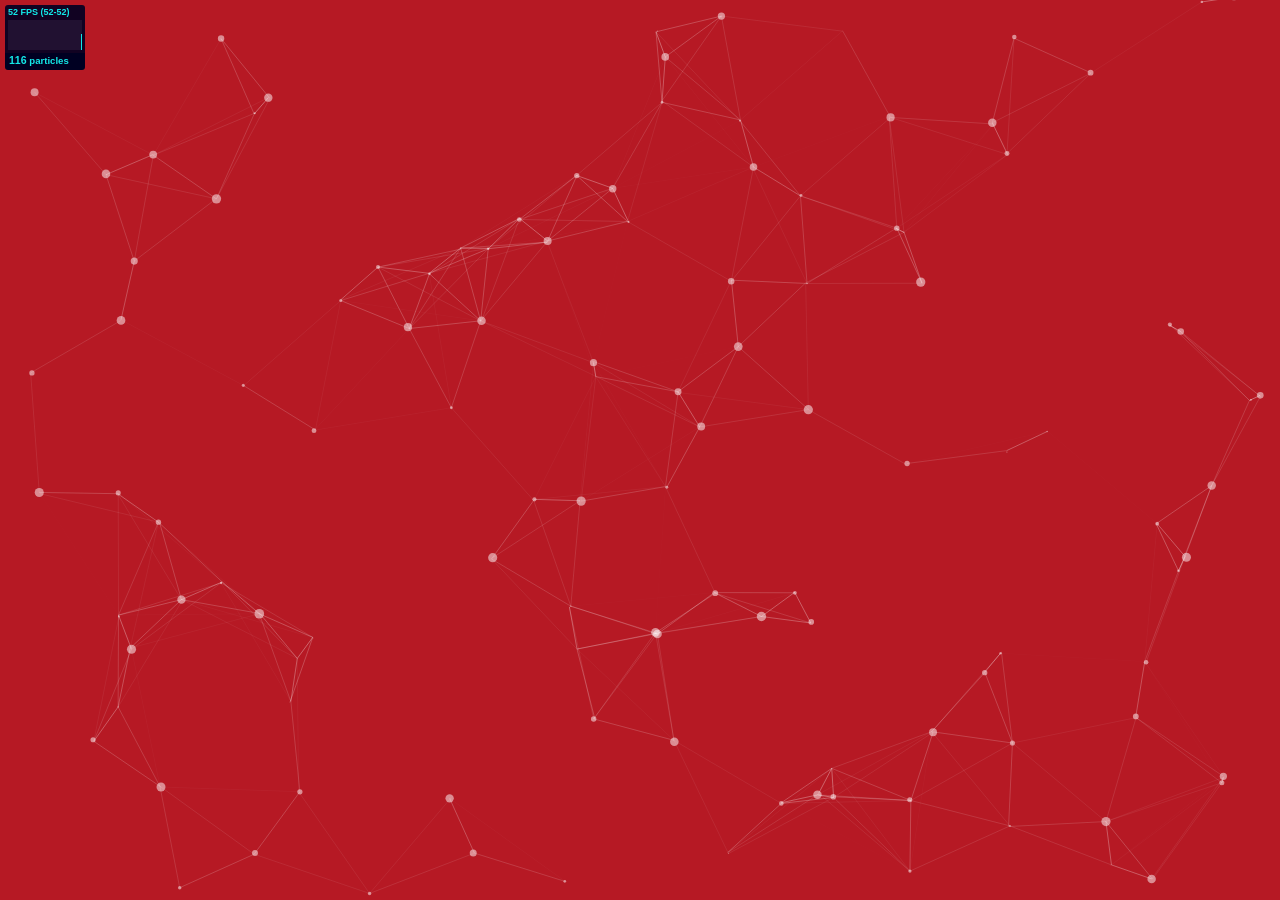
<file: plugins/particles.js-master/demo/index.html>
<!DOCTYPE html>
<html lang="en">
<head>
  <meta charset="utf-8">
  <title>particles.js</title>
  <meta name="description" content="particles.js is a lightweight JavaScript library for creating particles.">
  <meta name="author" content="Vincent Garreau" />
  <meta name="viewport" content="width=device-width, initial-scale=1.0, minimum-scale=1.0, maximum-scale=1.0, user-scalable=no">
  <link rel="stylesheet" media="screen" href="css/style.css">
</head>
<body>

<!-- count particles -->
<div class="count-particles">
  <span class="js-count-particles">--</span> particles
</div>

<!-- particles.js container -->
<div id="particles-js"></div>

<!-- scripts -->
<script src="../particles.js"></script>
<script src="js/app.js"></script>

<!-- stats.js -->
<script src="js/lib/stats.js"></script>
<script>
  var count_particles, stats, update;
  stats = new Stats;
  stats.setMode(0);
  stats.domElement.style.position = 'absolute';
  stats.domElement.style.left = '0px';
  stats.domElement.style.top = '0px';
  document.body.appendChild(stats.domElement);
  count_particles = document.querySelector('.js-count-particles');
  update = function() {
    stats.begin();
    stats.end();
    if (window.pJSDom[0].pJS.particles && window.pJSDom[0].pJS.particles.array) {
      count_particles.innerText = window.pJSDom[0].pJS.particles.array.length;
    }
    requestAnimationFrame(update);
  };
  requestAnimationFrame(update);
</script>

</body>
</html>
</file>
<file: css/style.css>
body {
    margin: 0;
    padding: 0;
    -webkit-box-sizing: border-box;
    box-sizing: border-box;
    font-family: 'Inter', -apple-system, BlinkMacSystemFont, 'Segoe UI', Roboto, sans-serif;
    color: #1e293b;
    -webkit-font-smoothing: antialiased;
}

h1, h2, h3, h4, h5, h6, .poppins-font {
    font-family: 'Space Grotesk', -apple-system, BlinkMacSystemFont, 'Segoe UI', sans-serif;
}

html {
    scroll-behavior: smooth
}

a,
body,
h1,
h2,
h3,
h4,
h5,
h6,
html,
li,
p,
ul {
    margin: 0;
    padding: 0
}


:root {
    --primary-color: #0f172a;
    --secondary-color: #eeeeee;
    --accent: #f0a500;
    --ink: #0f172a;
    --muted: #475569;
    --surface: #f6f8fc;
    --border: rgba(15, 23, 42, .09);
}






.site-nav-icon i {
    color: #fff
}
.mob-menu {
    display: block;
    z-index: 99;
    position: absolute;
    width: 100%;
}
.mob-menu ul {
    margin: 0;
    width: 100%;
    text-align: center;
    position: absolute;
    top: 108px;
    right: 0;
    z-index: 9
}

.mob-menu ul li:nth-child(odd) {
    background: var(--primary-color);
}

.mob-menu ul li:nth-child(even) {
    background: var(--primary-color);
}

.mob-menu ul li:last-child {
    border-bottom: none
}

.mob-menu ul li {
    list-style-type: none;
    display: block;
    width: 100%;
    border-bottom: 1px solid #000;
}

.mob-menu ul li a {
    color: var(--secondary-color);
    font-size: 16px;
     padding: 15px 0;
    text-transform: uppercase;
    letter-spacing: 1px;
    text-decoration: none;
    display: block;
}

.site-nav-icon {
    display: none
}

.mob-dropmenu {
    display: none
}


@media only screen and (min-width:768px) {
    .mob-menu {
        display: none !important;
    }
}

@media only screen and (max-width:767px) {
    .site-nav-icon {
        display: flex;
        align-items: center;
        justify-content: center;
        margin: 0;
        cursor: pointer;
        font-size: 20px;
        z-index: 1001;
        position: fixed;
        right: 16px;
        top: 14px;
        width: 44px;
        height: 44px;
        border-radius: 999px;
        background: rgba(15, 15, 25, .72);
        -webkit-backdrop-filter: blur(10px);
        backdrop-filter: blur(10px);
        border: 1px solid rgba(255, 255, 255, .18);
        box-shadow: 0 6px 20px rgba(0, 0, 0, .35);
    }
    .mob-menu {
        position: fixed;
        top: 66px;
        left: 16px;
        right: 16px;
        width: auto;
        z-index: 1000;
    }
    .mob-menu ul {
        position: static;
        border-radius: 12px;
        overflow: hidden;
        box-shadow: 0 12px 32px rgba(0, 0, 0, .45);
        border: 1px solid rgba(255, 255, 255, .12);
    }
    .mob-menu ul li {
        background: rgba(18, 18, 28, .96) !important;
        border-bottom: 1px solid rgba(255, 255, 255, .08);
    }
    .mob-menu ul li a {
        font-size: 14px;
        padding: 13px 0;
    }
    .mob-menu ul li a:hover,
    .mob-menu ul li a:focus {
        color: var(--accent);
    }
    .header-menu {
        display:none
    }
    .site-background .name {
        position:absolute;
        top:-250px
    }
    #typed, .typed-cursor {
        font-size:20px!important
    }
    .tagline h6 {
        font-size:10px
    }
}







#particles-js {
    height: 100%;
    background-color: transparent;
    z-index: 9;
    position: relative
}

.banner .header-menu {
    text-align: center;
    margin-top: 20px;
    position: relative;
    z-index: 9
}

.banner .head-link a {
    color: var(--secondary-color);
    font-size: 16px;
    display: inline-block;
    margin-left: 50px;
    text-decoration: none;
    letter-spacing: 1px;
    text-transform: uppercase;
    -webkit-transition: .5s;
    -o-transition: .5s;
    transition: .5s
}

.banner .head-link a:first-child {
    margin-left: 0
}

.banner {
    width: 100%;
    position: relative;
    overflow: hidden;
    height: 100vh;
    height: 100dvh;
    min-height: 520px;
    background: #07090f;
}

.hero-wipe {
    position: absolute;
    top: 50%;
    left: 50%;
    transform: translate(-50%, -50%);
    width: min(100vw, 100vh);
    height: min(100vw, 100vh);
    z-index: 3;
    --pos: 50%;
}

.hero-wipe.is-wide {
    width: 100%;
    height: 100%;
}

@media (max-aspect-ratio: 1/1) {
    .hero-wipe.is-wide {
        width: 100%;
        height: min(108vw, 76dvh);
    }
}

#hero-wipe-video {
    position: absolute;
    width: 1px;
    height: 1px;
    opacity: 0.001;
    pointer-events: none;
}

#hero-wipe-canvas {
    position: relative;
    display: block;
    width: 100%;
    height: 100%;
    z-index: 1;
}

.hero-wipe::after {
    content: "";
    position: absolute;
    inset: 0;
    pointer-events: none;
    z-index: 2;
    background:
        linear-gradient(90deg, #07090f 0%, transparent 11%, transparent 89%, #07090f 100%),
        linear-gradient(180deg, rgba(7, 9, 15, .64) 0%, rgba(7, 9, 15, .42) 45%, rgba(7, 9, 15, .72) 100%);
}

.hero-wipe.is-wide::after {
    background: linear-gradient(180deg, rgba(7, 9, 15, .64) 0%, rgba(7, 9, 15, .40) 45%, rgba(7, 9, 15, .72) 100%);
}

@media (max-aspect-ratio: 1/1) {
    .hero-wipe.is-wide::after {
        background: linear-gradient(180deg, #07090f 0%, rgba(7, 9, 15, .42) 14%, rgba(7, 9, 15, .42) 86%, #07090f 100%);
    }
}

@media screen and (max-width: 767px) {
    .hero-wipe-grip {
        top: 88%;
        font-size: 10px;
        padding: 5px 10px;
    }
    .hero-tag {
        bottom: 14px;
        font-size: 10px;
        padding: 2px 8px;
    }
}

.hero-wipe-divider {
    position: absolute;
    top: 0;
    bottom: 0;
    left: var(--pos);
    width: 2px;
    transform: translateX(-50%);
    background: #000;
    box-shadow: 0 0 10px rgba(0, 0, 0, .35);
    pointer-events: none;
    z-index: 5;
}

.hero-wipe-grip {
    position: absolute;
    top: 80%;
    left: 50%;
    transform: translate(-50%, -50%);
    background: #000;
    color: #fff;
    font-family: 'JetBrains Mono', monospace;
    font-size: 11px;
    letter-spacing: .04em;
    padding: 6px 12px;
    border-radius: 999px;
    border: 1px solid #000;
    box-shadow: 0 4px 16px rgba(0, 0, 0, .45);
    white-space: nowrap;
    animation: gripPulse 2.4s ease-in-out 2;
}

.hero-wipe.interacted .hero-wipe-grip {
    animation: none;
}

@keyframes gripPulse {
    0%, 100% { box-shadow: 0 4px 16px rgba(0, 0, 0, .45); border-color: #000; }
    50% { box-shadow: 0 0 0 6px rgba(0, 0, 0, .28); border-color: #000; }
}

.hero-tag {
    position: absolute;
    bottom: 24px;
    font-family: 'JetBrains Mono', monospace;
    font-size: 11px;
    letter-spacing: .08em;
    text-transform: uppercase;
    background: rgba(7, 9, 15, .76);
    color: #fff;
    padding: 3px 10px;
    border-radius: 4px;
    border: 1px solid rgba(255, 255, 255, .24);
    pointer-events: none;
    z-index: 5;
}

.hero-tag.left { left: 20px; }
.hero-tag.right { right: 20px; }

.hero-wipe input[type="range"] {
    position: absolute;
    inset: 0;
    width: 100%;
    height: 100%;
    opacity: 0;
    cursor: ew-resize;
    margin: 0;
    z-index: 6;
    touch-action: pan-y;
}

.banner .banner-caption {
    color: var(--secondary-color);
    z-index: 11;
    width: 90%;
    position: absolute;
    top: 50%;
    left: 50%;
    -webkit-transform: translate(-50%, -50%);
    -ms-transform: translate(-50%, -50%);
    transform: translate(-50%, -50%);
    text-align: center;
    pointer-events: none;
    text-shadow: 0 2px 18px rgba(0, 0, 0, .78);
    will-change: transform;
}

.banner .banner-caption h1 {
    font-size: 80px;
    font-weight: 900;
    color: var(--secondary-color);
    letter-spacing: -1px;
}

.banner .banner-caption h1 span {
    -webkit-text-stroke: 2px var(--secondary-color);
    color: transparent;
    letter-spacing: 1px
}

.banner .banner-caption p {
    font-size: 30px;
    color: var(--secondary-color);
    margin-top: 20px
}

.banner .banner-caption .cd-headline {
    font-size: 1.6rem;
}

.banner .banner-caption .cd-words-wrapper b {
    color: var(--accent);
}

.cd-headline {
    font-size: 3rem;
    line-height: 1.2
}

.cd-words-wrapper {
    display: inline-block;
    position: relative;
    text-align: left
}

.cd-words-wrapper b {
    display: inline-block;
    position: absolute;
    white-space: nowrap;
    left: 0;
    top: 0
}

.cd-words-wrapper b.is-visible {
    position: relative
}

.no-js .cd-words-wrapper b {
    opacity: 0
}

.no-js .cd-words-wrapper b.is-visible {
    opacity: 1
}

.cd-headline.clip span {
    display: inline-block;
    padding: .2em 0
}

.cd-headline.clip .cd-words-wrapper {
    box-sizing: content-box;
    overflow: hidden;
    vertical-align: top;
    margin: 0 auto;
    padding-right: 6px;
    border-right: 2px solid rgba(255, 255, 255, .82);
    transition: width .6s cubic-bezier(.4, 0, .2, 1);
    backface-visibility: hidden;
}

.cd-headline.clip b {
    opacity: 0
}

.cd-headline b.is-visible {
    opacity: 1;
    font-weight: 700
}

.arrow {
    position: absolute;
    bottom: 10vh;
    z-index: 20;
    position: absolute;
    bottom: 4%;
    left: 50%;
    -webkit-transform: translate(-50%, -50%);
    -ms-transform: translate(-50%, -50%);
    transform: translate(-50%, -50%)
}

.arrow a {
    color: #fff;
    text-decoration: none
}

.bounce {
    -webkit-animation: bounce 2s infinite;
    animation: bounce 2s infinite
}

@-webkit-keyframes bounce {

    0%,
    100%,
    20%,
    50%,
    80% {
        -webkit-transform: translateY(0);
        transform: translateY(0)
    }

    40% {
        -webkit-transform: translateY(-30px);
        transform: translateY(-30px)
    }

    60% {
        -webkit-transform: translateY(-15px);
        transform: translateY(-15px)
    }
}

@keyframes bounce {

    0%,
    100%,
    20%,
    50%,
    80% {
        -webkit-transform: translateY(0);
        transform: translateY(0)
    }

    40% {
        -webkit-transform: translateY(-30px);
        transform: translateY(-30px)
    }

    60% {
        -webkit-transform: translateY(-15px);
        transform: translateY(-15px)
    }
}

@media screen and (max-width:768px) {
    .banner .head-link a {
        font-size: 14px;
        margin-left: 20px;
        margin-bottom: 15px
    }

    .banner .banner-caption h1 {
        font-size: 40px;
        font-weight: 600
    }
     .banner .banner-caption h1 span{
        display: block;
    }

    .banner .banner-caption h1 span {
        -webkit-text-stroke: 1px var(--secondary-color);
    }

    .cd-headline.clip span {
        display: block
    }

    .banner .banner-caption p,
    .banner .banner-caption .cd-headline {
        font-size: 1rem;
    }
}

@media (min-width: 768px) {
    .banner .header-menu {
        position: fixed;
        top: 14px;
        left: 50%;
        transform: translateX(-50%);
        margin-top: 0;
        z-index: 100;
        background: rgba(15, 15, 25, .55);
        -webkit-backdrop-filter: blur(12px);
        backdrop-filter: blur(12px);
        border: 1px solid rgba(255, 255, 255, .14);
        border-radius: 999px;
        padding: 10px 24px;
        box-shadow: 0 8px 28px rgba(0, 0, 0, .35);
        max-width: calc(100vw - 32px);
        white-space: nowrap;
    }
    .banner .head-link a {
        margin-left: 22px;
        font-size: 13px;
    }
    .banner .head-link a.active,
    .banner .head-link a:hover {
        color: var(--accent);
    }
}

@media (min-width: 768px) and (max-width: 991px) {
    .banner .header-menu {
        padding: 9px 16px;
    }
    .banner .head-link a {
        margin-left: 13px;
        font-size: 11.5px;
    }
}

section.about .name {
    width: 100%;
    float: left;
    border-bottom: 1px solid rgba(0, 0, 0, .2);
    padding-bottom: 35px;
    margin-bottom: 32px
}

section.about .name h3 {
    text-transform: uppercase;
    font-weight: 900;
    font-size: 35px;
    position: relative;
    color: var(--primary-color);
}

section.about .name h3 .bg {
    position: absolute;
    left: 0;
    top: 0;
    color: transparent;
    font-size: clamp(64px, 10vw, 136px);
    font-weight: 900;
    opacity: .1;
    line-height: 0;
    -webkit-text-stroke: 1px var(--primary-color);
    -webkit-user-select: none;
    user-select: none;
    white-space: nowrap;
    pointer-events: none;
}

section.about .name span {
    font-weight: 600;
    display: inline-block;
    padding-top: 10px
}

section.about .right .text {
    width: 100%;
    margin-bottom: 18px
}

section.about .right .text p {
    margin-bottom: 12px
}

section.about {
    padding: 100px 0 120px 0;
    overflow-x: hidden;
}

section.about .about-img {
    position: relative
}

.eyebrow {
    display: inline-block;
    font-family: 'JetBrains Mono', monospace;
    font-size: 11.5px;
    font-weight: 600;
    letter-spacing: .14em;
    text-transform: uppercase;
    color: #c27803;
    margin-bottom: 6px;
}

section.about .about-img::before {
    content: "";
    background-color: #e8edf5;
    border: 1px solid rgba(15, 23, 42, .06);
    border-radius: 6px;
    width: 100%;
    height: 100%;
    position: absolute;
    bottom: -5%;
    left: -7%;
    z-index: 0
}

section.about .about-img img {
    position: relative;
    width: 100%;
    z-index: 1;
    border-radius: 4px;
    -webkit-box-shadow: 0 18px 45px rgba(15, 23, 42, .16);
    box-shadow: 0 18px 45px rgba(15, 23, 42, .16);
}

/* @-webkit-keyframes MoveUpDown {

    0%,
    100% {
        bottom: 0
    }

    50% {
        bottom: 20px
    }
}

@keyframes MoveUpDown {

    0%,
    100% {
        bottom: 0
    }

    50% {
        bottom: 20px
    }
} */

section.about .about-content {
    margin-left: 20px
}

section.about .about-content p {
    line-height: 28px;
    margin-bottom: 10px
}

section.about .about-content .social-icons {
    margin-top: 30px
}

section.about .about-content .social-icons a {
    display: -webkit-inline-box;
    display: -ms-inline-flexbox;
    display: inline-flex;
    font-size: 20px;
    line-height: 26px;
    text-align: center;
    margin-right: 10px;
    background-color: var(--primary-color);
    border-radius: 50%;
    border: 2px solid var(--primary-color);
    width: 50px;
    height: 50px;
    -webkit-transition: .2s all ease;
    -o-transition: .2s all ease;
    transition: .2s all ease;
    -webkit-box-shadow: 0 0 85px 0 rgba(0, 0, 0, .14);
    box-shadow: 0 0 85px 0 rgba(0, 0, 0, .14);
    -webkit-box-pack: center;
    -ms-flex-pack: center;
    justify-content: center;
    -webkit-box-align: center;
    -ms-flex-align: center;
    align-items: center;
    text-decoration: none
}

section.about .about-content .social-icons a .fa {
    color: #fff;
    -webkit-transition: .2s all ease;
    -o-transition: .2s all ease;
    transition: .2s all ease
}

section.about .about-content .social-icons a:hover {
    border: 2px solid var(--accent);
    background: var(--accent);
    line-height: 26px
}

section.about .about-content .social-icons a:hover .fa {
    color: #111
}

section.about .about-content .about-button {
    margin-top: 28px;
    display: flex;
    flex-wrap: wrap;
    gap: 10px;
}

@media screen and (max-width:768px) {
    section.about .name h3 .bg {
        display: none
    }

    section.about .about-content {
        margin-left: 0;
        margin-top: 50px
    }

    section.about {
        padding: 70px 0 60px 0
    }
}

section.resume {
    padding: 100px 0;
    overflow-x: hidden;
}

section.resume .name {
    width: 100%;
    float: left;
    border-bottom: 1px solid rgba(0, 0, 0, .2);
    padding-bottom: 35px;
    margin-bottom: 32px
}

section.resume .name h3 {
    text-transform: uppercase;
    font-weight: 900;
    font-size: 35px;
    position: relative;
    color: var(--primary-color);
}

section.resume .name h3 .bg {
    position: absolute;
    left: 50%;
    transform: translateX(-50%);
    top: 0;
    color: transparent;
    font-size: clamp(56px, 10.5vw, 136px);
    font-weight: 900;
    opacity: .1;
    line-height: 0;
    -webkit-text-stroke: 1px var(--primary-color);
    -webkit-user-select: none;
    user-select: none;
    white-space: nowrap;
    pointer-events: none;
}

section.resume .name span {
    font-weight: 600;
    display: inline-block;
    padding-top: 10px
}

.resume .resume-box h2 {
    font-weight: 600;
    display: inline-block;
    font-size: 20px
}

.resume .resume-box .border {
    display: block;
    width: 50px;
    height: 2px;
    background-color: var(--primary-color);
    margin: 20px 0
}

.resume .resume-box ul {
    margin: 0;
    padding: 0;
    list-style: none
}

.resume .resume-box li {
    position: relative;
    padding: 0 20px 0 60px;
    margin: 0 0 38px;
    display: block;
    width: 100%;
}

.resume .resume-box li:after {
    content: "";
    position: absolute;
    top: 0;
    left: 20px;
    bottom: 0;
    border-left: 1px solid var(--primary-color);
}

.resume .resume-box .icon {
    width: 40px;
    height: 40px;
    position: absolute;
    left: 0;
    right: 0;
    line-height: 40px;
    text-align: center;
    z-index: 1;
    border-radius: 50%;
    color: #fff;
    background-color: #252525;
    -webkit-box-shadow: 0 0 50px 0 rgba(0, 0, 0, .5);
    box-shadow: 0 0 50px 0 rgba(0, 0, 0, .5)
}

.resume .resume-box .time {
    color: var(--primary-color);
    font-size: 14px;
    padding: 1px 12px;
    display: inline-block;
    margin-bottom: 12px;
    border-radius: 20px;
    font-weight: 600;
    background-color: var(--secondary-color);
    opacity: .8;
    letter-spacing: .5px
}

.resume .resume-box h5 {
    font-size: 18px;
    margin: 7px 0 10px
}

.resume .resume-box p {
    margin: 0;
    color: var(--primary-color);
    font-size: 14px
}

.resume .resume-box .exp-impact {
    margin-top: 6px;
    color: #555;
    font-size: 13.5px;
    line-height: 1.55;
}

.resume .resume-box .place {
    opacity: .8;
    font-weight: 600;
    font-size: 15px;
    position: relative;
    padding-left: 26px
}

.resume .resume-box .place:before {
    position: absolute;
    content: '';
    width: 10px;
    height: 2px;
    background-color: #fff;
    left: 7px;
    top: 9px;
    opacity: .8
}

@media screen and (max-width:768px) {
    section.resume .name h3 .bg {
        display: none
    }

    section.resume .name h3 {
        font-size: 20px
    }

    section.resume {
        padding: 70px 0
    }
}

section.research {
    padding: 100px 0;
    overflow-x: hidden;
}

section.research a {
    text-decoration: none
}

section.research .name {
    width: 100%;
    float: left;
    border-bottom: 1px solid rgba(0, 0, 0, .2);
    padding-bottom: 35px;
    margin-bottom: 32px
}

section.research .name h3 {
    text-transform: uppercase;
    font-weight: 900;
    font-size: 35px;
    position: relative;
    color: var(--primary-color);
}

section.research .name h3 .bg {
    position: absolute;
    left: 50%;
    transform: translateX(-50%);
    top: 0;
    color: transparent;
    font-size: clamp(56px, 10.5vw, 136px);
    font-weight: 900;
    opacity: .1;
    line-height: 0;
    -webkit-text-stroke: 1px var(--primary-color);
    -webkit-user-select: none;
    user-select: none;
    white-space: nowrap;
    pointer-events: none;
}

section.research .name span {
    font-weight: 600;
    display: inline-block;
    padding-top: 10px
}

section.research .research-box {
    -webkit-box-shadow: 0 0 10px 0 rgba(0, 0, 0, .14);
    box-shadow: 0 0 10px 0 rgba(0, 0, 0, .14);
    border-radius: 10px;
    margin-bottom: 25px;
    -webkit-transition: .5s;
    -o-transition: .5s;
    transition: .5s;
    border: 1px solid #fff
}

section.research .research-box:hover {
    -webkit-box-shadow: none;
    box-shadow: none;
    border: 1px solid var(--primary-color);
    -webkit-transition: .5s;
    -o-transition: .5s;
    transition: .5s
}

section.research .research-box .details {
    border-top: 1px solid var(--secondary-color);
    padding: 20px
}

section.research .research-box .image {
    padding: 10px;
    text-align: center
}

section.research .research-box .image img {
    height: 200px
}

section.research .research-box .title {
    margin: 0;
    font-size: 16px;
    font-weight: 600;
    margin-bottom: 10px;
    color: #fff;
    line-height: 1.4;
    overflow: hidden;
    -o-text-overflow: ellipsis;
    text-overflow: ellipsis;
    display: -webkit-box;
    -webkit-line-clamp: 2;
    -webkit-box-orient: vertical;
    padding: 10px 20px;
    border-bottom: 1px solid var(--secondary-color);
    background-color: var(--primary-color);
    border-radius: 10px 10px 0 0
}

section.research .research-box .details p {
    font-size: 14px;
    color: var(--primary-color);
}

section.research .research-box .details .read-btn {
    margin-top: 20px
}

section.research .research-box .details .read-btn a {
    text-decoration: none;
    color: var(--primary-color);
    position: relative;
    display: inline-block;
    padding-left: 0;
    -webkit-transition: all .3s ease;
    -o-transition: all .3s ease;
    transition: all .3s ease
}

section.research .research-box .details .read-btn a:hover {
    padding-left: 45px
}

section.research .research-box .details .read-btn a:before {
    position: absolute;
    content: "";
    width: 0;
    height: 1px;
    background-color: var(--primary-color);
    left: 0;
    top: 50%;
    -webkit-transform: translateY(-50%);
    -ms-transform: translateY(-50%);
    transform: translateY(-50%);
    -webkit-transition: all .3s ease;
    -o-transition: all .3s ease;
    transition: all .3s ease
}

section.research .research-box .details .read-btn a:hover:before {
    width: 35px
}

section.research .research-button .main-btn {
    display: inline-block;
    background-color: var(--primary-color);
    padding: 15px 50px;
    border: 2px solid var(--primary-color);
    color: #fff;
    text-transform: uppercase;
    font-size: 15px;
    border-radius: 50px;
    font-weight: 600;
    cursor: pointer;
    margin-top: 20px;
    text-decoration: none;
    -webkit-transition: .5s;
    -o-transition: .5s;
    transition: .5s;
    -webkit-box-shadow: 0 0 85px 0 rgba(0, 0, 0, .14);
    box-shadow: 0 0 85px 0 rgba(0, 0, 0, .14)
}

@media screen and (max-width:768px) {
    section.research .name h3 .bg {
        display: none
    }

    section.research .name h3 {
        font-size: 20px
    }

    section.research {
        padding: 70px 0
    }
}

.contact {
    padding: 4.5em 0;
    text-align: center;
    background: linear-gradient(135deg, #07090f 0%, #0f172a 100%);
}

.contact .eyebrow {
    color: var(--accent);
}

.contact h2 {
    color: #fff;
    font-size: 40px;
    font-weight: 700
}

.contact h2 span {
    color: #94a3b8
}

.contact-actions {
    display: flex;
    flex-wrap: wrap;
    justify-content: center;
    gap: 12px;
    margin-top: 22px;
}

.contact .contact-btn {
    display: inline-flex;
    align-items: center;
    gap: 8px;
    background-color: var(--secondary-color);
    padding: 11px 28px;
    border: 2px solid var(--secondary-color);
    color: #0f172a;
    font-size: 14.5px;
    font-weight: 600;
    cursor: pointer;
    margin-top: 0;
    text-decoration: none;
    transition: all .22s ease;
    letter-spacing: .4px;
    border-radius: 50px;
    overflow-wrap: anywhere;
}

.contact .contact-btn:hover {
    background-color: var(--accent);
    border-color: var(--accent);
    color: #0b0f19;
    transform: translateY(-1px);
}

.contact .copy-btn {
    background-color: transparent;
    color: #e2e8f0;
    border-color: rgba(255, 255, 255, .28);
    font-family: 'JetBrains Mono', monospace;
    font-size: 13px;
}

.contact .copy-btn:hover {
    background-color: rgba(240, 165, 0, .14);
    border-color: var(--accent);
    color: var(--accent);
}

.footer-socials {
    display: flex;
    flex-wrap: wrap;
    justify-content: center;
    gap: 10px;
    margin-top: 26px;
}

.footer-socials a {
    display: inline-flex;
    align-items: center;
    gap: 6px;
    padding: 6px 14px;
    border-radius: 999px;
    border: 1px solid rgba(255, 255, 255, .16);
    color: #cbd5e1;
    font-size: 13px;
    font-weight: 500;
    text-decoration: none;
    transition: all .2s ease;
}

.footer-socials a:hover {
    border-color: var(--accent);
    color: var(--accent);
    transform: translateY(-1px);
}

@media screen and (max-width:768px) {
    .contact h2 {
        font-size: 26px
    }
    .contact .contact-btn {
        padding: 10px 20px;
        font-size: 13px;
    }
}

.tagline {
    background-color: #07090f;
    border-top: 1px solid rgba(255, 255, 255, .08);
    padding: 14px 0;
    text-align: center;
    color: #94a3b8
}

/* ---- Spotlight compare sliders, accent buttons, publications & talks cards ---- */
.compare {
    position: relative;
    overflow: hidden;
    border-radius: 8px;
    background: #000;
    --pos: 50%;
    transition: transform .22s ease, box-shadow .22s ease;
}
.compare:hover {
    transform: translateY(-2px);
}
.compare > picture img {
    display: block;
    width: 100%;
    height: auto;
    user-select: none;
    pointer-events: none;
}
.compare .cmp-top {
    position: absolute;
    top: 0;
    bottom: 0;
    left: 0;
    width: var(--pos);
    overflow: hidden;
    border-right: 2px solid #fff;
}
.compare .cmp-top img {
    display: block;
    height: auto;
    max-width: none;
    user-select: none;
    pointer-events: none;
}
.compare .cmp-grip {
    position: absolute;
    top: 50%;
    left: var(--pos);
    transform: translate(-50%, -50%);
    background: rgba(7, 9, 15, .78);
    color: #fff;
    font-family: 'JetBrains Mono', monospace;
    font-size: 11px;
    padding: 6px 9px;
    border-radius: 999px;
    border: 1px solid rgba(255, 255, 255, .75);
    white-space: nowrap;
    pointer-events: none;
    z-index: 3;
}
.compare input[type="range"] {
    position: absolute;
    inset: 0;
    width: 100%;
    height: 100%;
    opacity: 0;
    cursor: ew-resize;
    margin: 0;
    z-index: 4;
    touch-action: pan-y;
}
.compare .cmp-tag {
    position: absolute;
    top: 8px;
    font-family: 'JetBrains Mono', monospace;
    font-size: 10.5px;
    letter-spacing: .08em;
    text-transform: uppercase;
    background: rgba(7, 9, 15, .72);
    color: #fff;
    padding: 2px 8px;
    border-radius: 4px;
    pointer-events: none;
    z-index: 2;
}
.compare .cmp-tag.left { left: 8px; }
.compare .cmp-tag.right { right: 8px; }

#research { background: var(--surface); }
#research h4 small { color: var(--muted); }
#research .compare {
    box-shadow: 0 12px 30px rgba(15, 23, 42, .14);
    border: 1px solid var(--border);
}
#research .col-md-4 > p {
    background: #fff;
    border: 1px solid var(--border);
    border-radius: 0 0 8px 8px;
    padding: 12px 14px;
    margin-top: 0 !important;
    font-size: 14px;
    color: #334155;
    box-shadow: 0 8px 22px rgba(15, 23, 42, .06);
}
#research .research-video-card {
    background: #fff;
    border: 1px solid var(--border);
    border-radius: 10px;
    padding: 14px;
    box-shadow: 0 10px 28px rgba(15, 23, 42, .08);
    transition: transform .22s ease, box-shadow .22s ease, border-color .22s ease;
}
#research .research-video-card:hover {
    transform: translateY(-2px);
    border-color: rgba(240, 165, 0, .45);
    box-shadow: 0 14px 34px rgba(15, 23, 42, .12);
}
#research .research-video-card video {
    display: block;
    width: 100%;
    height: auto;
    border-radius: 6px;
}

section.about .main-btn,
section.resume .main-btn {
    display: inline-block;
    background-color: var(--primary-color);
    border: 2px solid var(--primary-color);
    color: #fff;
    text-transform: uppercase;
    font-size: 13.5px;
    font-weight: 600;
    cursor: pointer;
    margin-top: 12px;
    text-decoration: none;
    letter-spacing: .5px;
    border-radius: 999px;
    padding: 10px 26px;
    transition: all .22s ease;
    box-shadow: 0 8px 22px rgba(15, 23, 42, .14);
}
section.about .main-btn:hover,
section.resume .main-btn:hover {
    background-color: var(--accent);
    border-color: var(--accent);
    color: #0b0f19;
    box-shadow: 0 8px 24px rgba(240, 165, 0, .38);
    transform: translateY(-1px);
}
.resume .about-button {
    display: flex;
    flex-wrap: wrap;
    gap: 10px;
    margin-top: 20px;
}
.academic-links {
    margin-top: 14px;
    font-size: 14px;
    color: var(--muted);
}
.academic-links a {
    display: inline-block;
    padding: 3px 12px;
    margin: 0 4px;
    border-radius: 999px;
    border: 1px solid rgba(15, 23, 42, .18);
    color: var(--ink);
    font-weight: 600;
    text-decoration: none;
    transition: all .2s ease;
}
.academic-links a:hover {
    background: var(--accent);
    border-color: var(--accent);
    color: #0b0f19;
}

/* Publications & Talks: elevated accent-bar cards */
#publications {
    background: var(--surface);
}
#talks {
    background: #fff;
}
#publications .resume-box li,
#talks .resume-box li {
    display: block;
    background: #fff;
    padding: 14px 18px;
    margin: 0 0 12px;
    border: 1px solid var(--border);
    border-left: 3px solid var(--accent);
    border-radius: 8px;
    box-shadow: 0 2px 10px rgba(15, 23, 42, .04);
    overflow-wrap: anywhere;
    transition: transform .2s ease, box-shadow .2s ease, border-color .2s ease;
}
#talks .resume-box li {
    background: var(--surface);
}
#publications .resume-box li:hover,
#talks .resume-box li:hover {
    transform: translateY(-2px);
    box-shadow: 0 8px 20px rgba(15, 23, 42, .08);
    border-color: rgba(240, 165, 0, .45);
    border-left-color: var(--accent);
}
#publications .resume-box li:after,
#talks .resume-box li:after {
    display: none;
}
.pub-links {
    display: inline-flex;
    flex-wrap: wrap;
    gap: 6px;
    margin-left: 6px;
    vertical-align: baseline;
}
.pub-link {
    display: inline-block;
    font-family: 'JetBrains Mono', monospace;
    font-size: 11.5px;
    font-weight: 600;
    padding: 2px 9px;
    border-radius: 999px;
    background: rgba(15, 23, 42, .06);
    color: var(--ink);
    border: 1px solid rgba(15, 23, 42, .12);
    text-decoration: none !important;
    transition: all .18s ease;
}
.pub-link:hover {
    background: var(--accent);
    border-color: var(--accent);
    color: #0b0f19;
}
.talk-tag {
    display: inline-block;
    font-family: 'JetBrains Mono', monospace;
    font-size: 11px;
    font-weight: 600;
    padding: 2px 8px;
    margin-left: 6px;
    border-radius: 999px;
    background: rgba(240, 165, 0, .14);
    color: #9a5b00;
    border: 1px solid rgba(240, 165, 0, .35);
    vertical-align: middle;
}
.talk-item {
    display: flex;
    justify-content: space-between;
    align-items: baseline;
    gap: 4px 12px;
    flex-wrap: wrap;
}
.talk-date {
    font-family: 'JetBrains Mono', monospace;
    font-size: 12.5px;
    font-weight: 600;
    color: var(--muted);
    white-space: nowrap;
}
.resume .resume-box .time {
    font-family: 'JetBrains Mono', monospace;
    font-size: 12.5px;
}

/* Subtle scroll reveal */
.reveal {
    opacity: 0;
    transform: translateY(14px);
    transition: opacity .5s ease, transform .5s ease;
}
.reveal.is-visible {
    opacity: 1;
    transform: none;
}
@media (prefers-reduced-motion: reduce) {
    .reveal {
        opacity: 1;
        transform: none;
        transition: none;
    }
    .hero-wipe-grip {
        animation: none;
    }
}

@media screen and (max-width: 767px) {
    section.resume,
    section.research {
        padding: 56px 0;
    }
    .resume .resume-box li {
        padding: 0 6px 0 52px;
        margin: 0 0 28px;
    }
    #publications .resume-box li,
    #talks .resume-box li {
        padding: 12px 14px;
        margin: 0 0 10px;
    }
}
</file>
<file: plugins/particles.js-master/demo/css/style.css>
/* =============================================================================
   HTML5 CSS Reset Minified - Eric Meyer
   ========================================================================== */

html,body,div,span,object,iframe,h1,h2,h3,h4,h5,h6,p,blockquote,pre,abbr,address,cite,code,del,dfn,em,img,ins,kbd,q,samp,small,strong,sub,sup,var,b,i,dl,dt,dd,ol,ul,li,fieldset,form,label,legend,table,caption,tbody,tfoot,thead,tr,th,td,article,aside,canvas,details,figcaption,figure,footer,header,hgroup,menu,nav,section,summary,time,mark,audio,video{margin:0;padding:0;border:0;outline:0;font-size:100%;vertical-align:baseline;background:transparent}
body{line-height:1}
article,aside,details,figcaption,figure,footer,header,hgroup,menu,nav,section{display:block}
nav ul{list-style:none}
blockquote,q{quotes:none}
blockquote:before,blockquote:after,q:before,q:after{content:none}
a{margin:0;padding:0;font-size:100%;vertical-align:baseline;background:transparent;text-decoration:none}
mark{background-color:#ff9;color:#000;font-style:italic;font-weight:bold}
del{text-decoration:line-through}
abbr[title],dfn[title]{border-bottom:1px dotted;cursor:help}
table{border-collapse:collapse;border-spacing:0}
hr{display:block;height:1px;border:0;border-top:1px solid #ccc;margin:1em 0;padding:0}
input,select{vertical-align:middle}
li{list-style:none}


/* =============================================================================
   My CSS
   ========================================================================== */

/* ---- base ---- */

html,body{ 
	width:100%;
	height:100%;
	background:#111;
}

html{
  -webkit-tap-highlight-color: rgba(0, 0, 0, 0);
}

body{
  font:normal 75% Arial, Helvetica, sans-serif;
}

canvas{
  display:block;
  vertical-align:bottom;
}


/* ---- stats.js ---- */

.count-particles{
  background: #000022;
  position: absolute;
  top: 48px;
  left: 0;
  width: 80px;
  color: #13E8E9;
  font-size: .8em;
  text-align: left;
  text-indent: 4px;
  line-height: 14px;
  padding-bottom: 2px;
  font-family: Helvetica, Arial, sans-serif;
  font-weight: bold;
}

.js-count-particles{
  font-size: 1.1em;
}

#stats,
.count-particles{
  -webkit-user-select: none;
  margin-top: 5px;
  margin-left: 5px;
}

#stats{
  border-radius: 3px 3px 0 0;
  overflow: hidden;
}

.count-particles{
  border-radius: 0 0 3px 3px;
}


/* ---- particles.js container ---- */

#particles-js{
  width: 100%;
  height: 100%;
  background-color: #b61924;
  background-image: url('');
  background-size: cover;
  background-position: 50% 50%;
  background-repeat: no-repeat;
}
</file>
